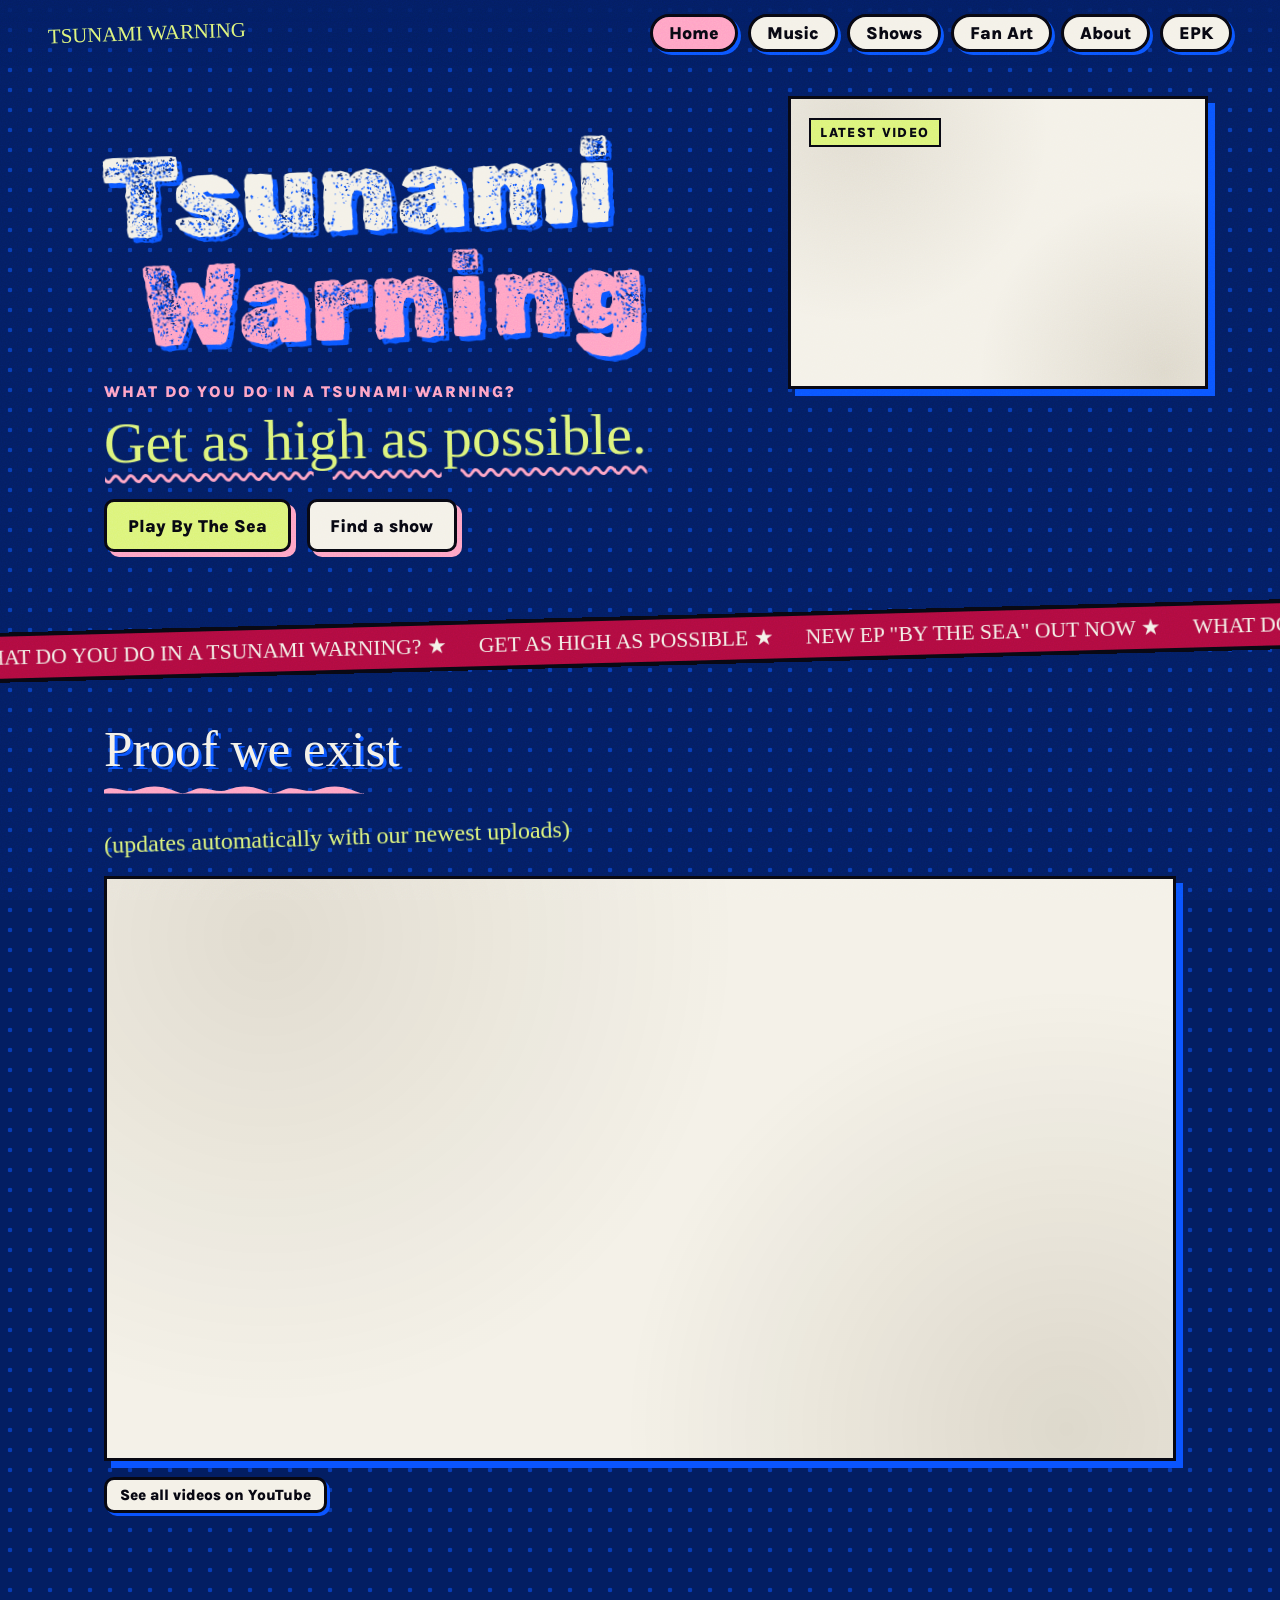
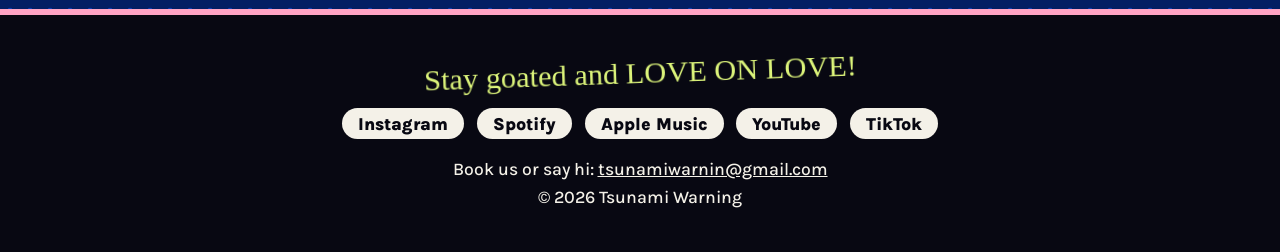
<file: index.html>
<!DOCTYPE html>
<html lang="en">
<head>
<meta charset="utf-8">
<script>(function(){try{if(sessionStorage.getItem('tw-wave')){document.documentElement.className+=' wave-seen'}else{sessionStorage.setItem('tw-wave','1')}}catch(e){}})();</script>

<meta name="viewport" content="width=device-width, initial-scale=1">
<title>Tsunami Warning</title>
<meta name="description" content="Tsunami Warning: indie rock from Merced, CA. What do you do in a Tsunami Warning? Get as high as possible.">
<link rel="preconnect" href="https://fonts.googleapis.com">
<link rel="preconnect" href="https://fonts.gstatic.com" crossorigin>
<link href="https://fonts.googleapis.com/css2?family=Karla:wght@500;700;800&family=Permanent+Marker&family=Rubik+Dirt&display=swap" rel="stylesheet">
<link rel="icon" href="images/logo.png">
<link rel="apple-touch-icon" href="images/logo.png">
<link rel="stylesheet" href="style.css">
</head>
<body>
<div class="wash" aria-hidden="true"><div class="layer"></div><div class="layer"></div><div class="layer"></div></div>
<nav><a class="brand" href="index.html">TSUNAMI WARNING</a><ul><li><a href="index.html" aria-current="page">Home</a></li><li><a href="music.html">Music</a></li><li><a href="shows.html">Shows</a></li><li><a href="fanart.html">Fan Art</a></li><li><a href="about.html">About</a></li><li><a href="epk.html">EPK</a></li></ul></nav>
<main>
<header class="hero">
<div class="hero-right">
<img class="logo in" style="--t:1.4s;--r:4deg" src="images/logo.png" alt="Tsunami Warning logo">
</div>
<div class="now-playing in card" style="--t:1.7s"><span class="tag">Latest video</span><iframe src="https://www.youtube-nocookie.com/embed/videoseries?list=UUE-HklL0IFiiu_O0MkKkJVg&autoplay=1&mute=1&loop=1&controls=0" title="Tsunami Warning latest video" loading="lazy" allow="autoplay" allowfullscreen></iframe></div>
<h1 class="title in" style="--t:1.6s;--r:-2deg">Tsunami<span>Warning</span></h1>
<p class="ask in" style="--t:1.9s">What do you do in a Tsunami Warning?</p>
<p class="answer in" style="--t:2.1s;--r:-1deg">Get as high as possible.</p>
<div class="cta in" style="--t:2.3s"><a class="btn main" href="https://open.spotify.com/album/40X7gKeDRoqNjolIOb6pKO">Play By The Sea</a><a class="btn" href="shows.html">Find a show</a></div>
</header>
<div class="ticker" aria-hidden="true"><div class="track"><span>WHAT DO YOU DO IN A TSUNAMI WARNING? ★</span><span>GET AS HIGH AS POSSIBLE ★</span><span>NEW EP "BY THE SEA" OUT NOW ★</span><span>WHAT DO YOU DO IN A TSUNAMI WARNING? ★</span><span>GET AS HIGH AS POSSIBLE ★</span><span>NEW EP "BY THE SEA" OUT NOW ★</span></div></div>
<section><h2>Proof we exist</h2><span class="note" style="margin:-1rem 0 1.5rem">(updates automatically with our newest uploads)</span>
<div class="card vids-wide"><iframe src="https://www.youtube-nocookie.com/embed/videoseries?list=UUE-HklL0IFiiu_O0MkKkJVg" title="Tsunami Warning videos" loading="lazy" allowfullscreen></iframe></div>
<p style="margin-top:1rem"><a class="btn sm" href="https://www.youtube.com/@TsunamiWarnin/videos">See all videos on YouTube</a></p>
</section>
</main>
<footer>
<p class="note">Stay goated and LOVE ON LOVE!</p>
<div class="links"><a href="https://www.instagram.com/tsunamiwarningtheband">Instagram</a><a href="https://open.spotify.com/artist/2QBgW9PXVuxDVkSPlu98FF">Spotify</a><a href="https://music.apple.com/us/artist/tsunami-warning/1739964219">Apple Music</a><a href="https://www.youtube.com/@TsunamiWarnin">YouTube</a><a href="https://www.tiktok.com/@tsunamiwarningtheband">TikTok</a></div>
<p>Book us or say hi: <a href="mailto:tsunamiwarnin@gmail.com">tsunamiwarnin@gmail.com</a></p>
<p>&copy; 2026 Tsunami Warning</p>
</footer>

</body>
</html>
</file>
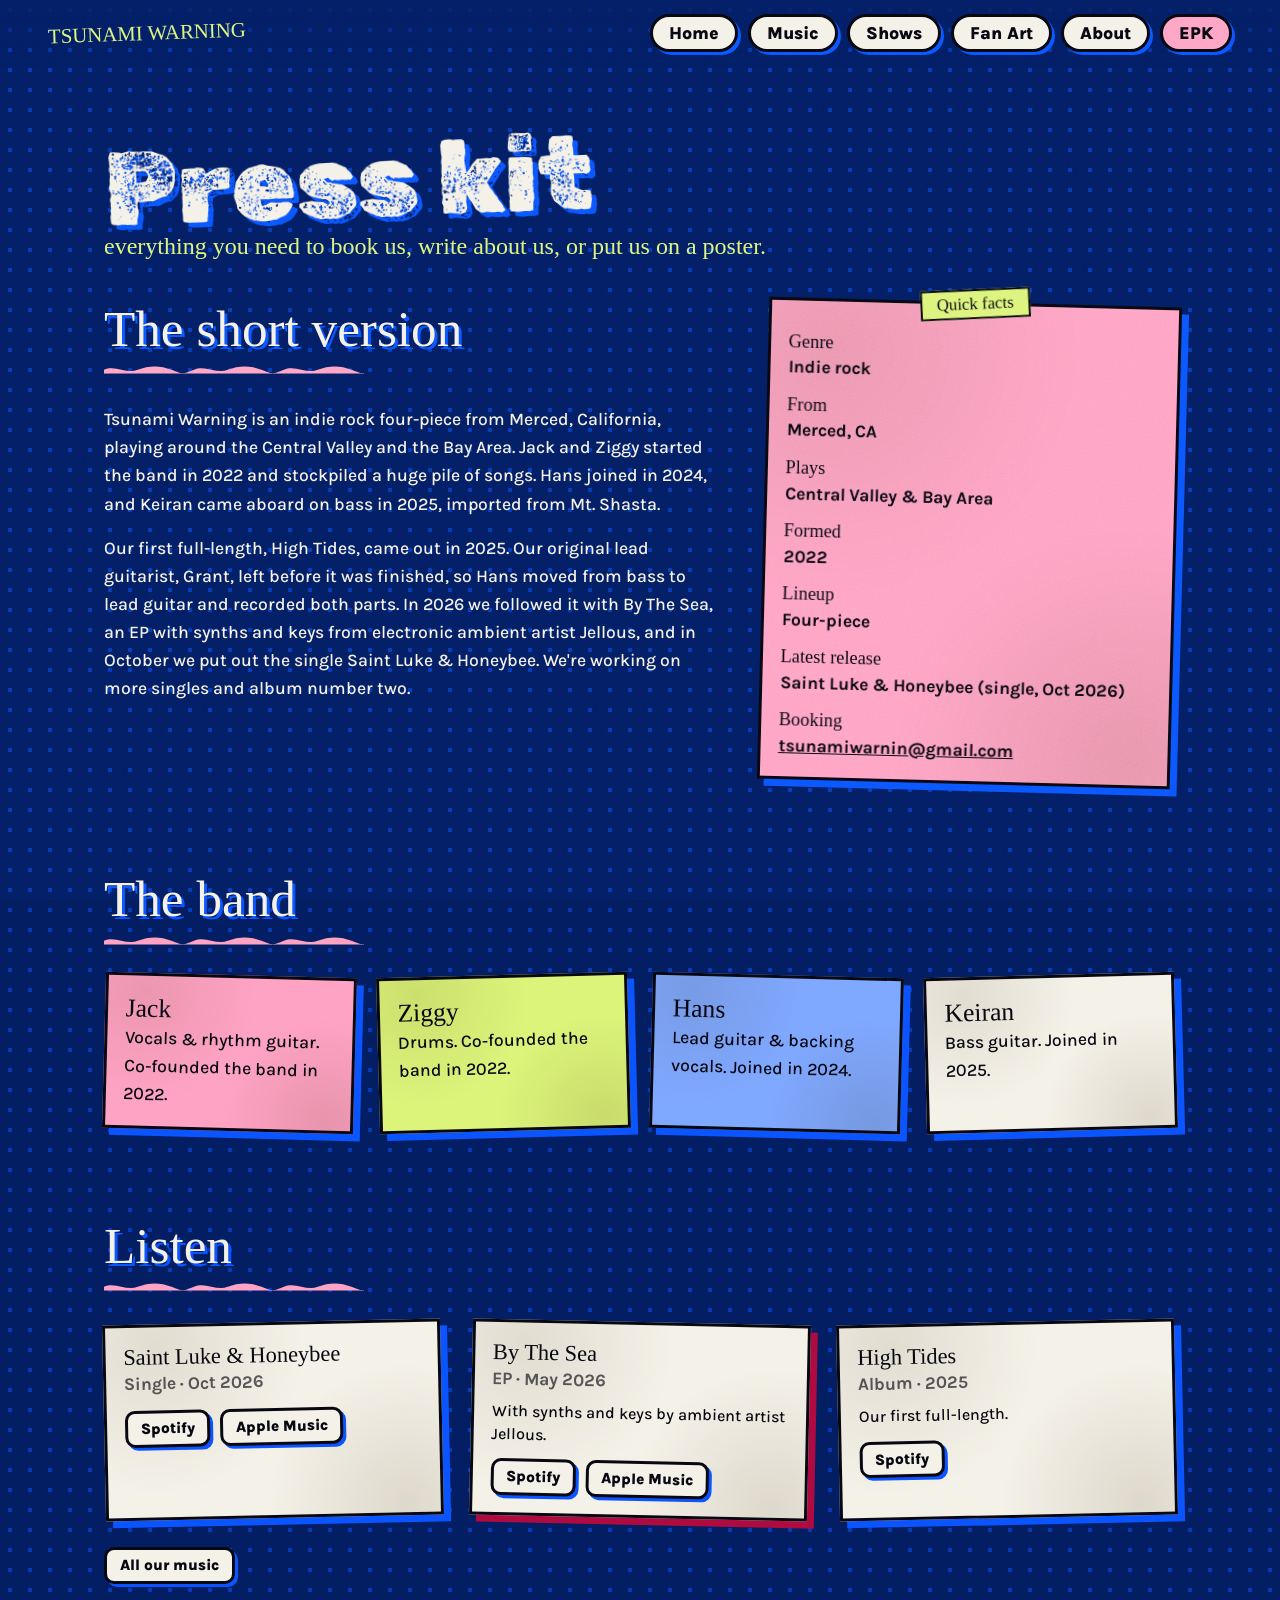
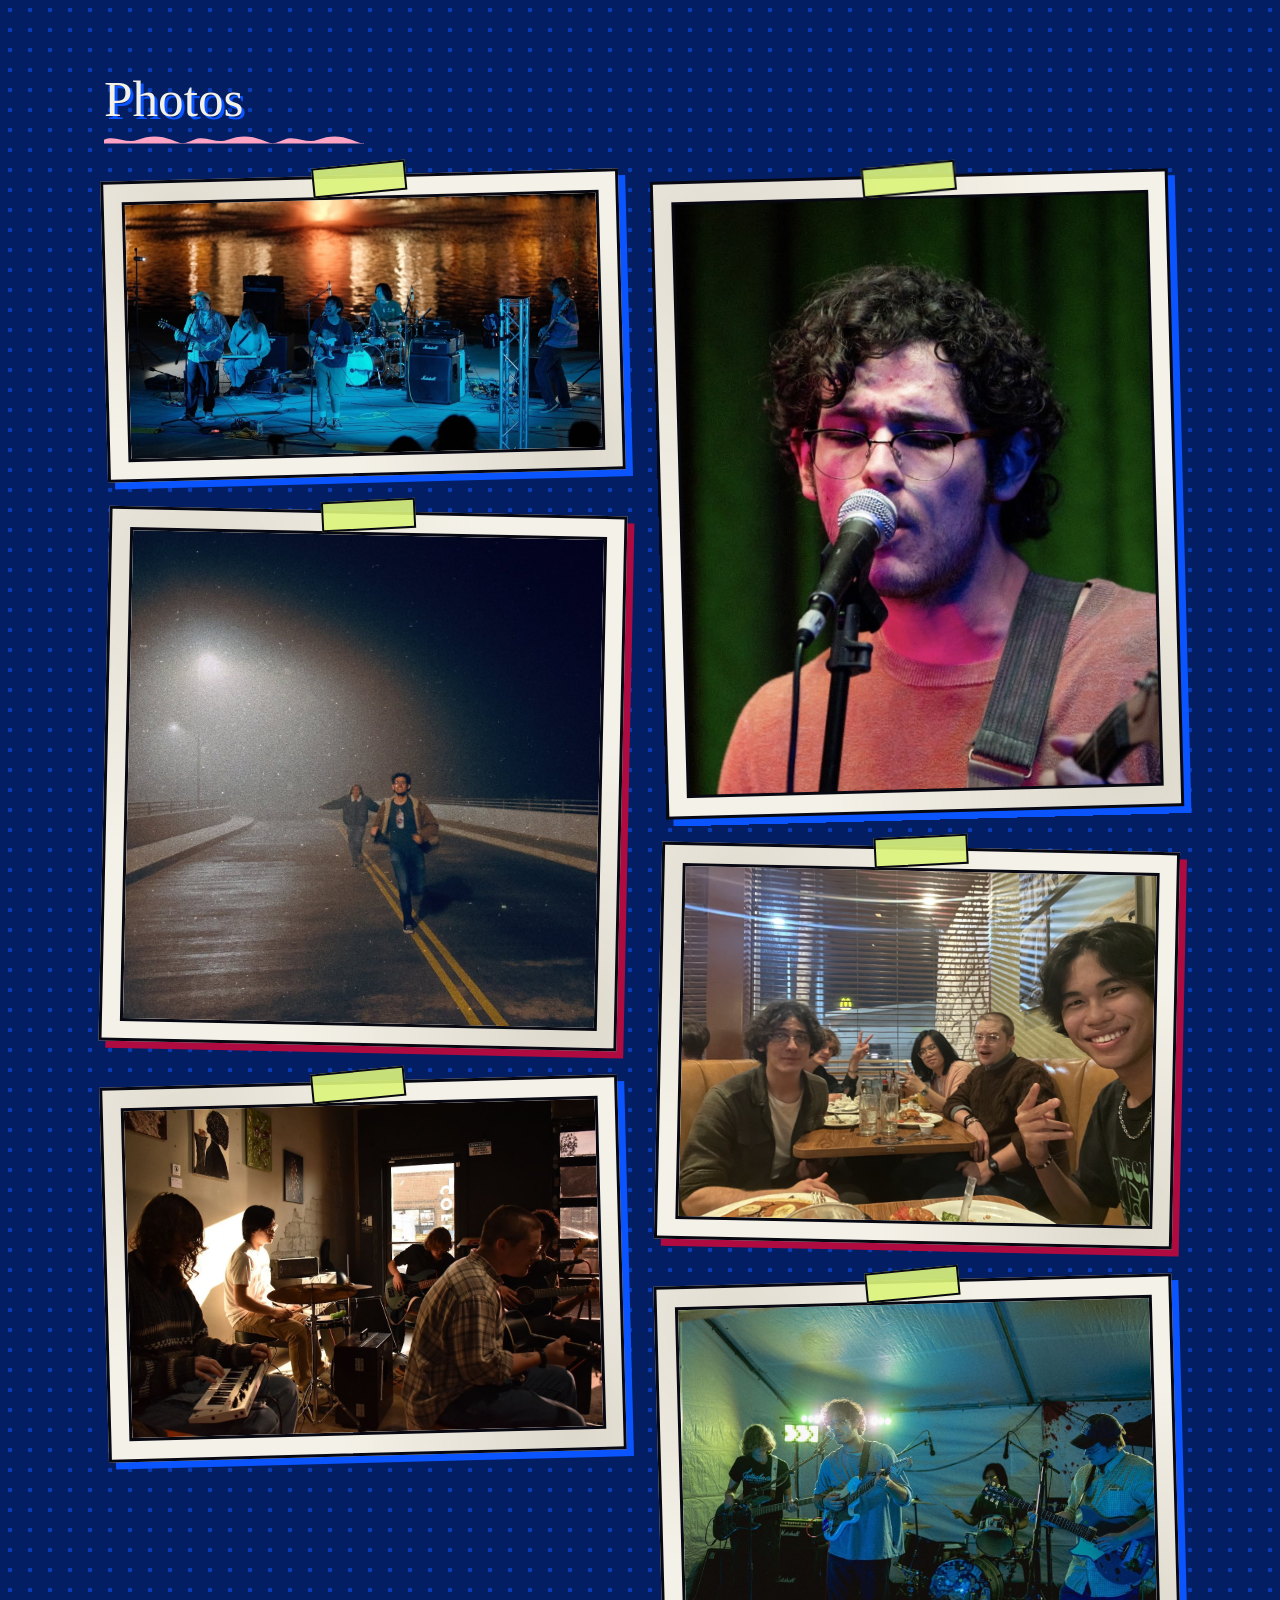
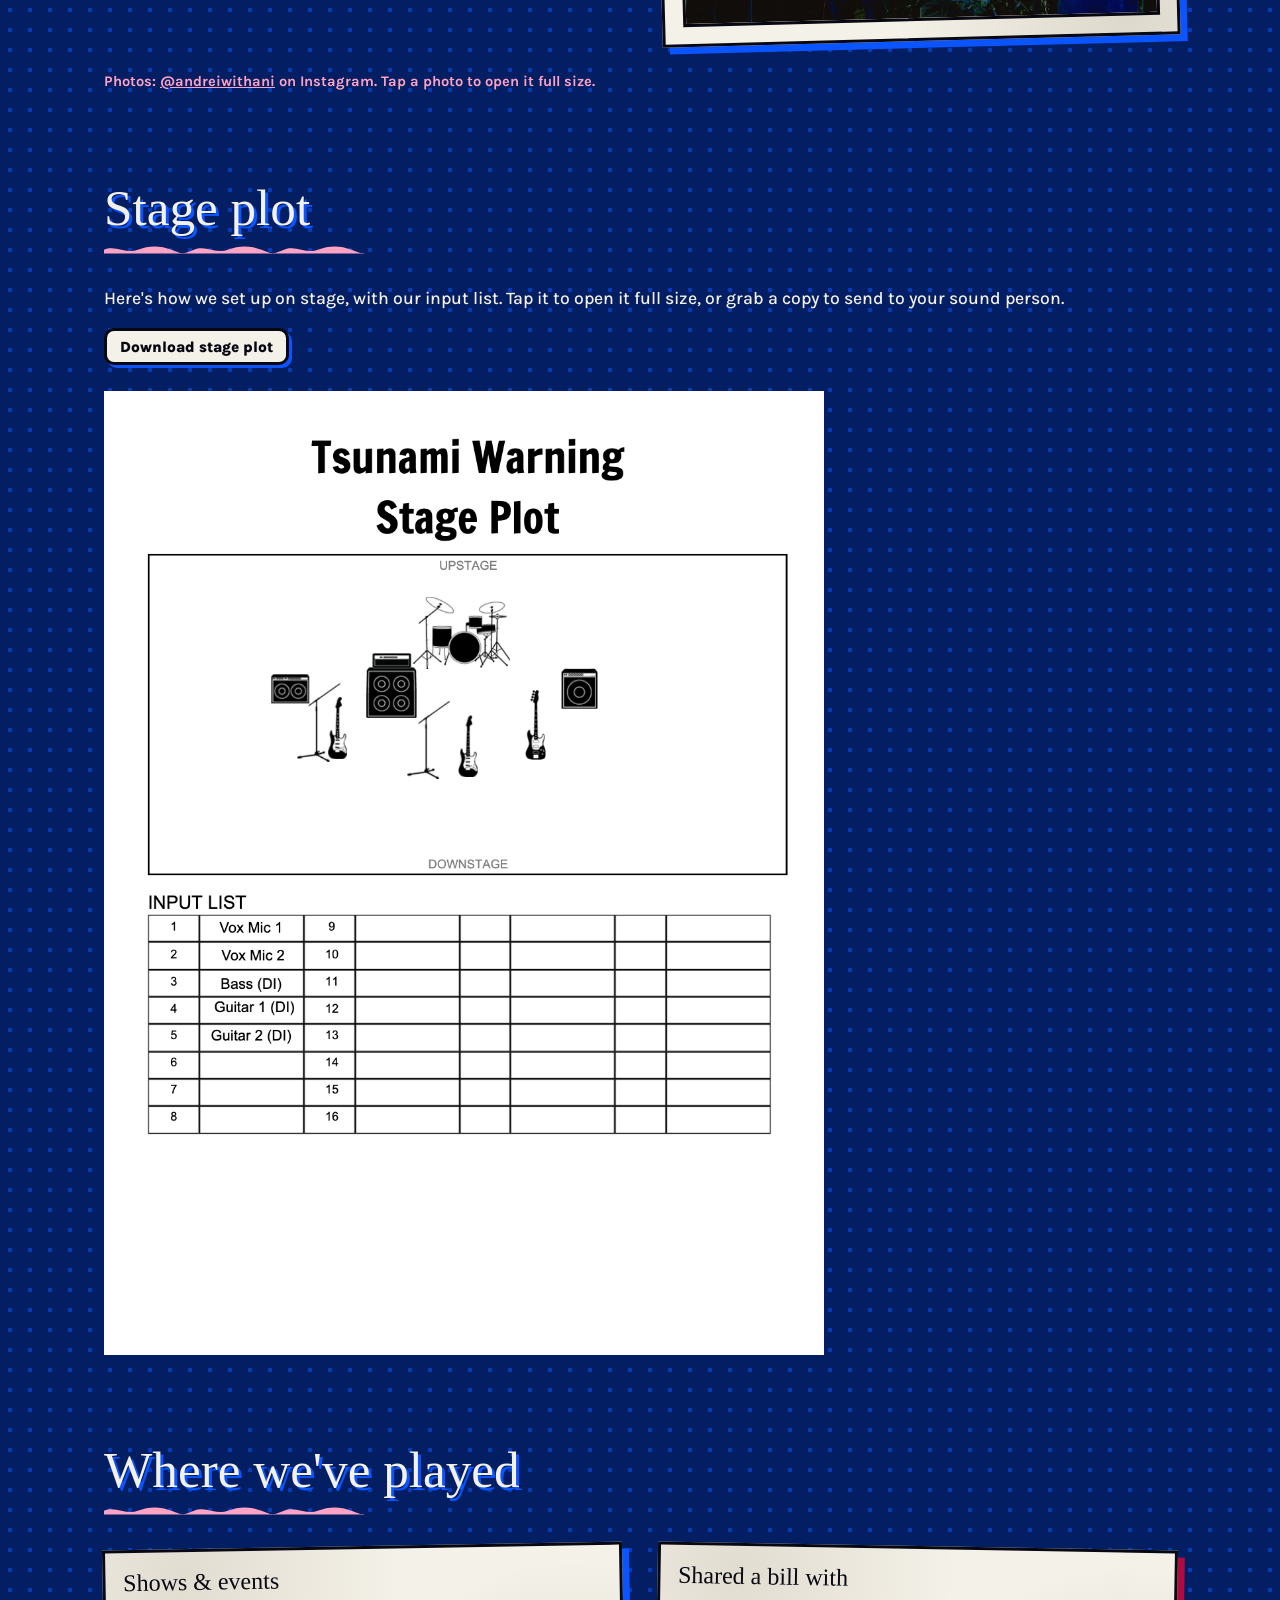
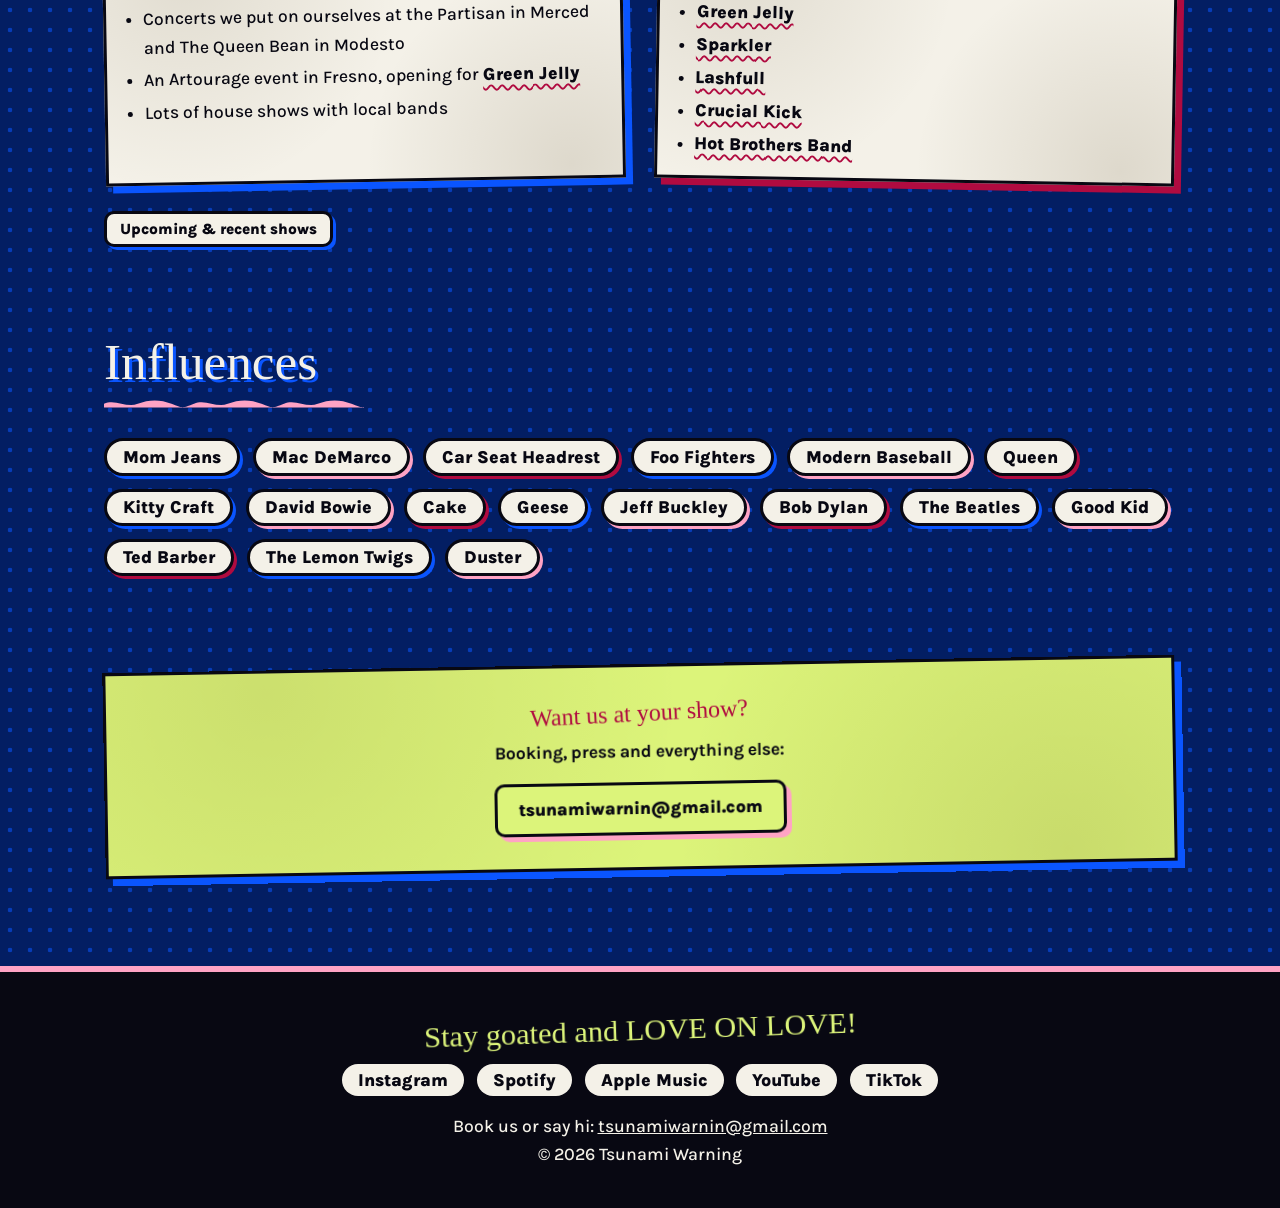
<file: epk.html>
<!DOCTYPE html>
<html lang="en">
<head>
<meta charset="utf-8">
<script>(function(){try{if(sessionStorage.getItem('tw-wave')){document.documentElement.className+=' wave-seen'}else{sessionStorage.setItem('tw-wave','1')}}catch(e){}})();</script>

<meta name="viewport" content="width=device-width, initial-scale=1">
<title>EPK | Tsunami Warning</title>
<meta name="description" content="Tsunami Warning press kit: bio, band photos, stage plot and booking info for the indie rock band from Merced, CA.">
<link rel="preconnect" href="https://fonts.googleapis.com">
<link rel="preconnect" href="https://fonts.gstatic.com" crossorigin>
<link href="https://fonts.googleapis.com/css2?family=Karla:wght@500;700;800&family=Permanent+Marker&family=Rubik+Dirt&display=swap" rel="stylesheet">
<link rel="icon" href="images/logo.png">
<link rel="apple-touch-icon" href="images/logo.png">
<link rel="stylesheet" href="style.css">
</head>
<body>
<div class="wash" aria-hidden="true"><div class="layer"></div><div class="layer"></div><div class="layer"></div></div>
<nav><a class="brand" href="index.html">TSUNAMI WARNING</a><ul><li><a href="index.html">Home</a></li><li><a href="music.html">Music</a></li><li><a href="shows.html">Shows</a></li><li><a href="fanart.html">Fan Art</a></li><li><a href="about.html">About</a></li><li><a href="epk.html" aria-current="page">EPK</a></li></ul></nav>
<main>
<div class="page-head"><h1 class="in" style="--r:-2deg">Press kit</h1><span class="note in" style="--t:2s;margin-top:.5rem">everything you need to book us, write about us, or put us on a poster.</span></div>

<section class="about">
<div>
<h2>The short version</h2>
<p>Tsunami Warning is an indie rock four-piece from Merced, California, playing around the Central Valley and the Bay Area. Jack and Ziggy started the band in 2022 and stockpiled a huge pile of songs. Hans joined in 2024, and Keiran came aboard on bass in 2025, imported from Mt. Shasta.</p>
<p>Our first full-length, High Tides, came out in 2025. Our original lead guitarist, Grant, left before it was finished, so Hans moved from bass to lead guitar and recorded both parts. In 2026 we followed it with By The Sea, an EP with synths and keys from electronic ambient artist Jellous, and in October we put out the single Saint Luke &amp; Honeybee. We're working on more singles and album number two.</p>
</div>
<aside class="card facts"><span class="tape">Quick facts</span>
<dl>
<dt>Genre</dt><dd>Indie rock</dd>
<dt>From</dt><dd>Merced, CA</dd>
<dt>Plays</dt><dd>Central Valley &amp; Bay Area</dd>
<dt>Formed</dt><dd>2022</dd>
<dt>Lineup</dt><dd>Four-piece</dd>
<dt>Latest release</dt><dd>Saint Luke &amp; Honeybee (single, Oct 2026)</dd>
<dt>Booking</dt><dd><a href="mailto:tsunamiwarnin@gmail.com">tsunamiwarnin@gmail.com</a></dd>
</dl>
</aside>
</section>

<section>
<h2>The band</h2>
<ul class="members lineup">
<li class="card"><b>Jack</b>Vocals &amp; rhythm guitar. Co-founded the band in 2022.</li>
<li class="card"><b>Ziggy</b>Drums. Co-founded the band in 2022.</li>
<li class="card"><b>Hans</b>Lead guitar &amp; backing vocals. Joined in 2024.</li>
<li class="card"><b>Keiran</b>Bass guitar. Joined in 2025.</li>
</ul>
</section>

<section>
<h2>Listen</h2>
<ul class="discog">
<li class="card"><b>Saint Luke &amp; Honeybee</b><span>Single · Oct 2026</span><div class="links"><a class="btn sm" href="https://open.spotify.com/album/3IW6Vqvko6P6t7xyDRUpTV">Spotify</a><a class="btn sm" href="https://music.apple.com/us/album/saint-luke-and-honeybee-single/6813799902">Apple Music</a></div></li>
<li class="card"><b>By The Sea</b><span>EP · May 2026</span><p>With synths and keys by ambient artist Jellous.</p><div class="links"><a class="btn sm" href="https://open.spotify.com/album/40X7gKeDRoqNjolIOb6pKO">Spotify</a><a class="btn sm" href="https://music.apple.com/us/artist/tsunami-warning/1739964219">Apple Music</a></div></li>
<li class="card"><b>High Tides</b><span>Album · 2025</span><p>Our first full-length.</p><div class="links"><a class="btn sm" href="https://open.spotify.com/artist/2QBgW9PXVuxDVkSPlu98FF">Spotify</a></div></li>
</ul>
<p style="margin-top:1.8rem"><a class="btn sm" href="music.html">All our music</a></p>
</section>

<section>
<h2>Photos</h2>
<div class="photos">
<div>
<figure class="shot card"><a href="images/epk/band-1.jpg" target="_blank" rel="noopener"><div class="art" data-label="Band photo 1"><img src="images/epk/band-1.jpg" width="1280" height="690" alt="Tsunami Warning playing live on a stage beside a lake at night" loading="lazy" onerror="this.closest('.art').classList.add('noart')"></div></a></figure>
<figure class="shot card"><a href="images/epk/band-2.jpg" target="_blank" rel="noopener"><div class="art" data-label="Band photo 2"><img src="images/epk/band-2.jpg" width="1256" height="1301" alt="Two people running down a foggy road at night" loading="lazy" onerror="this.closest('.art').classList.add('noart')"></div></a></figure>
<figure class="shot card"><a href="images/epk/band-3.jpg" target="_blank" rel="noopener"><div class="art" data-label="Band photo 3"><img src="images/epk/band-3.jpg" width="1280" height="890" alt="The band playing in a sunlit coffee shop" loading="lazy" onerror="this.closest('.art').classList.add('noart')"></div></a></figure>
</div>
<div>
<figure class="shot card tall"><a href="images/epk/band-4.jpg" target="_blank" rel="noopener"><div class="art" data-label="Band photo 4"><img src="images/epk/band-4.jpg" width="750" height="1542" alt="Close-up of a singer and guitarist at the mic in front of a green curtain" loading="lazy" onerror="this.closest('.art').classList.add('noart')"></div></a></figure>
<figure class="shot card"><a href="images/epk/band-5.jpg" target="_blank" rel="noopener"><div class="art" data-label="Band photo 5"><img src="images/epk/band-5.jpg" width="1280" height="951" alt="Band members posing at a diner table" loading="lazy" onerror="this.closest('.art').classList.add('noart')"></div></a></figure>
<figure class="shot card"><a href="images/epk/band-6.jpg" target="_blank" rel="noopener"><div class="art" data-label="Band photo 6"><img src="images/epk/band-6.jpg" width="1280" height="853" alt="The band playing under a tent with colored stage lights" loading="lazy" onerror="this.closest('.art').classList.add('noart')"></div></a></figure>
</div>
</div>
<small class="credit" style="display:block;margin-top:1.8rem">Photos: <a href="https://www.instagram.com/andreiwithani/">@andreiwithani</a> on Instagram. Tap a photo to open it full size.</small>
</section>

<section>
<h2>Stage plot</h2>
<p>Here's how we set up on stage, with our input list. Tap it to open it full size, or grab a copy to send to your sound person.</p>
<p style="margin:1rem 0 1.6rem"><a class="btn sm" href="images/epk/stage-plot.png" download="tsunami-warning-stage-plot.png">Download stage plot</a></p>
<a class="plot" href="images/epk/stage-plot.png" target="_blank" rel="noopener"><img src="images/epk/stage-plot.png" width="1087" height="1456" alt="Tsunami Warning stage plot and input list: drums at the back, two guitars and a bass up front, two vocal mics" loading="lazy"></a>
</section>

<section>
<h2>Where we've played</h2>
<div class="played">
<div class="card"><h3>Shows &amp; events</h3><ul>
<li>Concerts we put on ourselves at the Partisan in Merced and The Queen Bean in Modesto</li>
<li>An Artourage event in Fresno, opening for <a href="https://www.instagram.com/greenjelly_official/" target="_blank" rel="noopener">Green Jelly</a></li>
<li>Lots of house shows with local bands</li>
</ul></div>
<div class="card"><h3>Shared a bill with</h3><ul>
<li><a href="https://www.instagram.com/greenjelly_official/" target="_blank" rel="noopener">Green Jelly</a></li>
<li><a href="https://www.instagram.com/sparkler.band/" target="_blank" rel="noopener">Sparkler</a></li>
<li><a href="https://www.instagram.com/lashfull.ca/" target="_blank" rel="noopener">Lashfull</a></li>
<li><a href="https://www.instagram.com/crucialkick/" target="_blank" rel="noopener">Crucial Kick</a></li>
<li><a href="https://www.instagram.com/hotbrothersband/" target="_blank" rel="noopener">Hot Brothers Band</a></li>
</ul></div>
</div>
<p style="margin-top:1.8rem"><a class="btn sm" href="shows.html">Upcoming &amp; recent shows</a></p>
</section>

<section>
<h2>Influences</h2>
<ul class="chips">
<li>Mom Jeans</li><li>Mac DeMarco</li><li>Car Seat Headrest</li><li>Foo Fighters</li><li>Modern Baseball</li><li>Queen</li><li>Kitty Craft</li><li>David Bowie</li><li>Cake</li><li>Geese</li><li>Jeff Buckley</li><li>Bob Dylan</li><li>The Beatles</li><li>Good Kid</li><li>Ted Barber</li><li>The Lemon Twigs</li><li>Duster</li>
</ul>
</section>

<section>
<div class="card book"><span class="note">Want us at your show?</span>
<p>Booking, press and everything else:</p>
<p><a class="btn main" href="mailto:tsunamiwarnin@gmail.com">tsunamiwarnin@gmail.com</a></p></div>
</section>
</main>
<footer>
<p class="note">Stay goated and LOVE ON LOVE!</p>
<div class="links"><a href="https://www.instagram.com/tsunamiwarningtheband">Instagram</a><a href="https://open.spotify.com/artist/2QBgW9PXVuxDVkSPlu98FF">Spotify</a><a href="https://music.apple.com/us/artist/tsunami-warning/1739964219">Apple Music</a><a href="https://www.youtube.com/@TsunamiWarnin">YouTube</a><a href="https://www.tiktok.com/@tsunamiwarningtheband">TikTok</a></div>
<p>Book us or say hi: <a href="mailto:tsunamiwarnin@gmail.com">tsunamiwarnin@gmail.com</a></p>
<p>&copy; 2026 Tsunami Warning</p>
</footer>
</body>
</html>
</file>
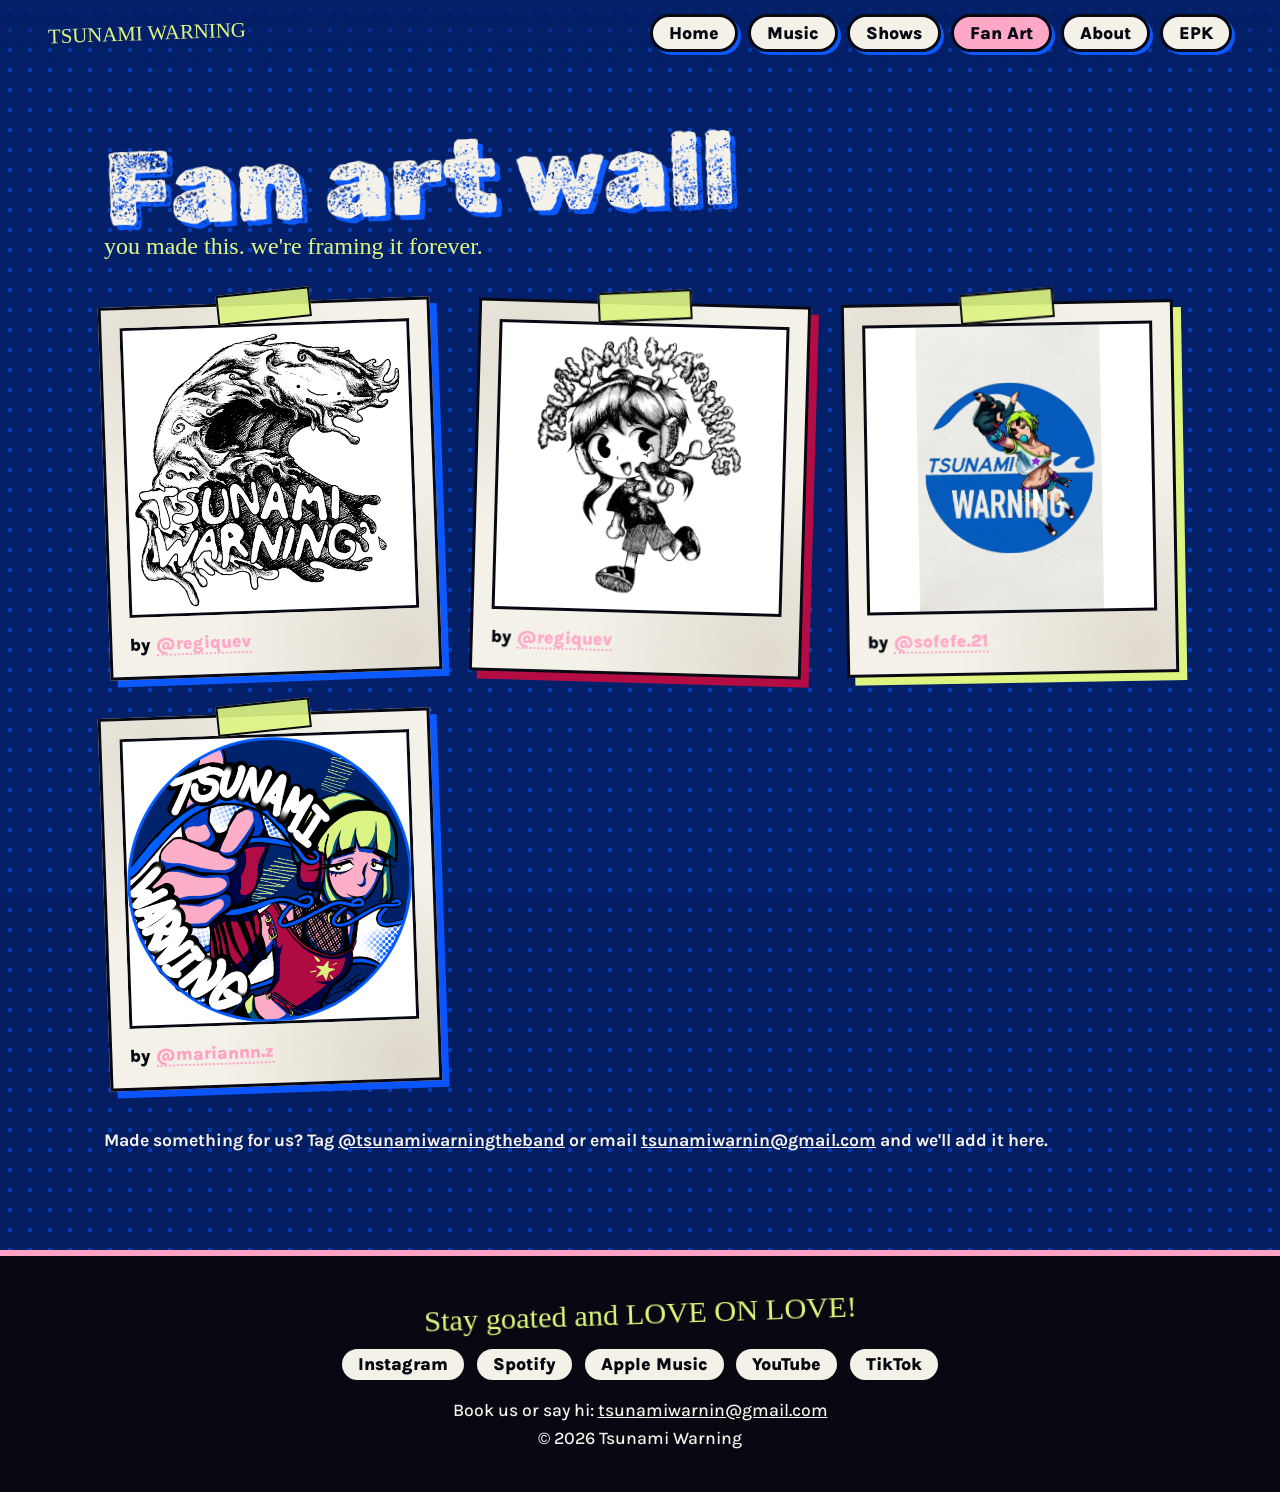
<file: fanart.html>
<!DOCTYPE html>
<html lang="en">
<head>
<meta charset="utf-8">
<script>(function(){try{if(sessionStorage.getItem('tw-wave')){document.documentElement.className+=' wave-seen'}else{sessionStorage.setItem('tw-wave','1')}}catch(e){}})();</script>

<meta name="viewport" content="width=device-width, initial-scale=1">
<title>Fan Art | Tsunami Warning</title>
<meta name="description" content="Fan art of Tsunami Warning, made by our friends.">
<link rel="preconnect" href="https://fonts.googleapis.com">
<link rel="preconnect" href="https://fonts.gstatic.com" crossorigin>
<link href="https://fonts.googleapis.com/css2?family=Karla:wght@500;700;800&family=Permanent+Marker&family=Rubik+Dirt&display=swap" rel="stylesheet">
<link rel="icon" href="images/logo.png">
<link rel="apple-touch-icon" href="images/logo.png">
<link rel="stylesheet" href="style.css">
</head>
<body>
<div class="wash" aria-hidden="true"><div class="layer"></div><div class="layer"></div><div class="layer"></div></div>
<nav><a class="brand" href="index.html">TSUNAMI WARNING</a><ul><li><a href="index.html">Home</a></li><li><a href="music.html">Music</a></li><li><a href="shows.html">Shows</a></li><li><a href="fanart.html" aria-current="page">Fan Art</a></li><li><a href="about.html">About</a></li><li><a href="epk.html">EPK</a></li></ul></nav>
<main>
<div class="page-head"><h1 class="in" style="--r:-2deg">Fan art wall</h1><span class="note in" style="--t:2s;margin-top:.5rem">you made this. we're framing it forever.</span></div>
<section>
<div class="gallery">
<figure class="frame card">
  <img src="images/fanart/regiquev-1.png" alt="Tsunami Warning fan art, wave and logo lettering" loading="lazy">
  <figcaption class="credit">by <a href="https://www.instagram.com/regiquev/?hl=en">@regiquev</a></figcaption>
</figure>
<figure class="frame card">
  <img src="images/fanart/regiquev-2.png" alt="Tsunami Warning fan art, character illustration" loading="lazy">
  <figcaption class="credit">by <a href="https://www.instagram.com/regiquev/?hl=en">@regiquev</a></figcaption>
</figure>
<figure class="frame card">
  <img src="images/fanart/sofefe-1.png" alt="Tsunami Warning fan art, colored character illustration" loading="lazy">
  <figcaption class="credit">by <a href="https://www.instagram.com/sofefe.21/?hl=en">@sofefe.21</a></figcaption>
</figure>
<figure class="frame card">
  <img src="images/fanart/mariannnz-1.png" alt="Tsunami Warning logo illustration" loading="lazy">
  <figcaption class="credit">by <a href="https://www.instagram.com/mariannn.z/?hl=en">@mariannn.z</a></figcaption>
</figure>
</div>
<p style="margin-top:2.5rem;font-weight:700">Made something for us? Tag <a href="https://www.instagram.com/tsunamiwarningtheband">@tsunamiwarningtheband</a> or email <a href="mailto:tsunamiwarnin@gmail.com">tsunamiwarnin@gmail.com</a> and we'll add it here.</p>
</section>
</main>
<footer>
<p class="note">Stay goated and LOVE ON LOVE!</p>
<div class="links"><a href="https://www.instagram.com/tsunamiwarningtheband">Instagram</a><a href="https://open.spotify.com/artist/2QBgW9PXVuxDVkSPlu98FF">Spotify</a><a href="https://music.apple.com/us/artist/tsunami-warning/1739964219">Apple Music</a><a href="https://www.youtube.com/@TsunamiWarnin">YouTube</a><a href="https://www.tiktok.com/@tsunamiwarningtheband">TikTok</a></div>
<p>Book us or say hi: <a href="mailto:tsunamiwarnin@gmail.com">tsunamiwarnin@gmail.com</a></p>
<p>&copy; 2026 Tsunami Warning</p>
</footer>
</body>
</html>
</file>
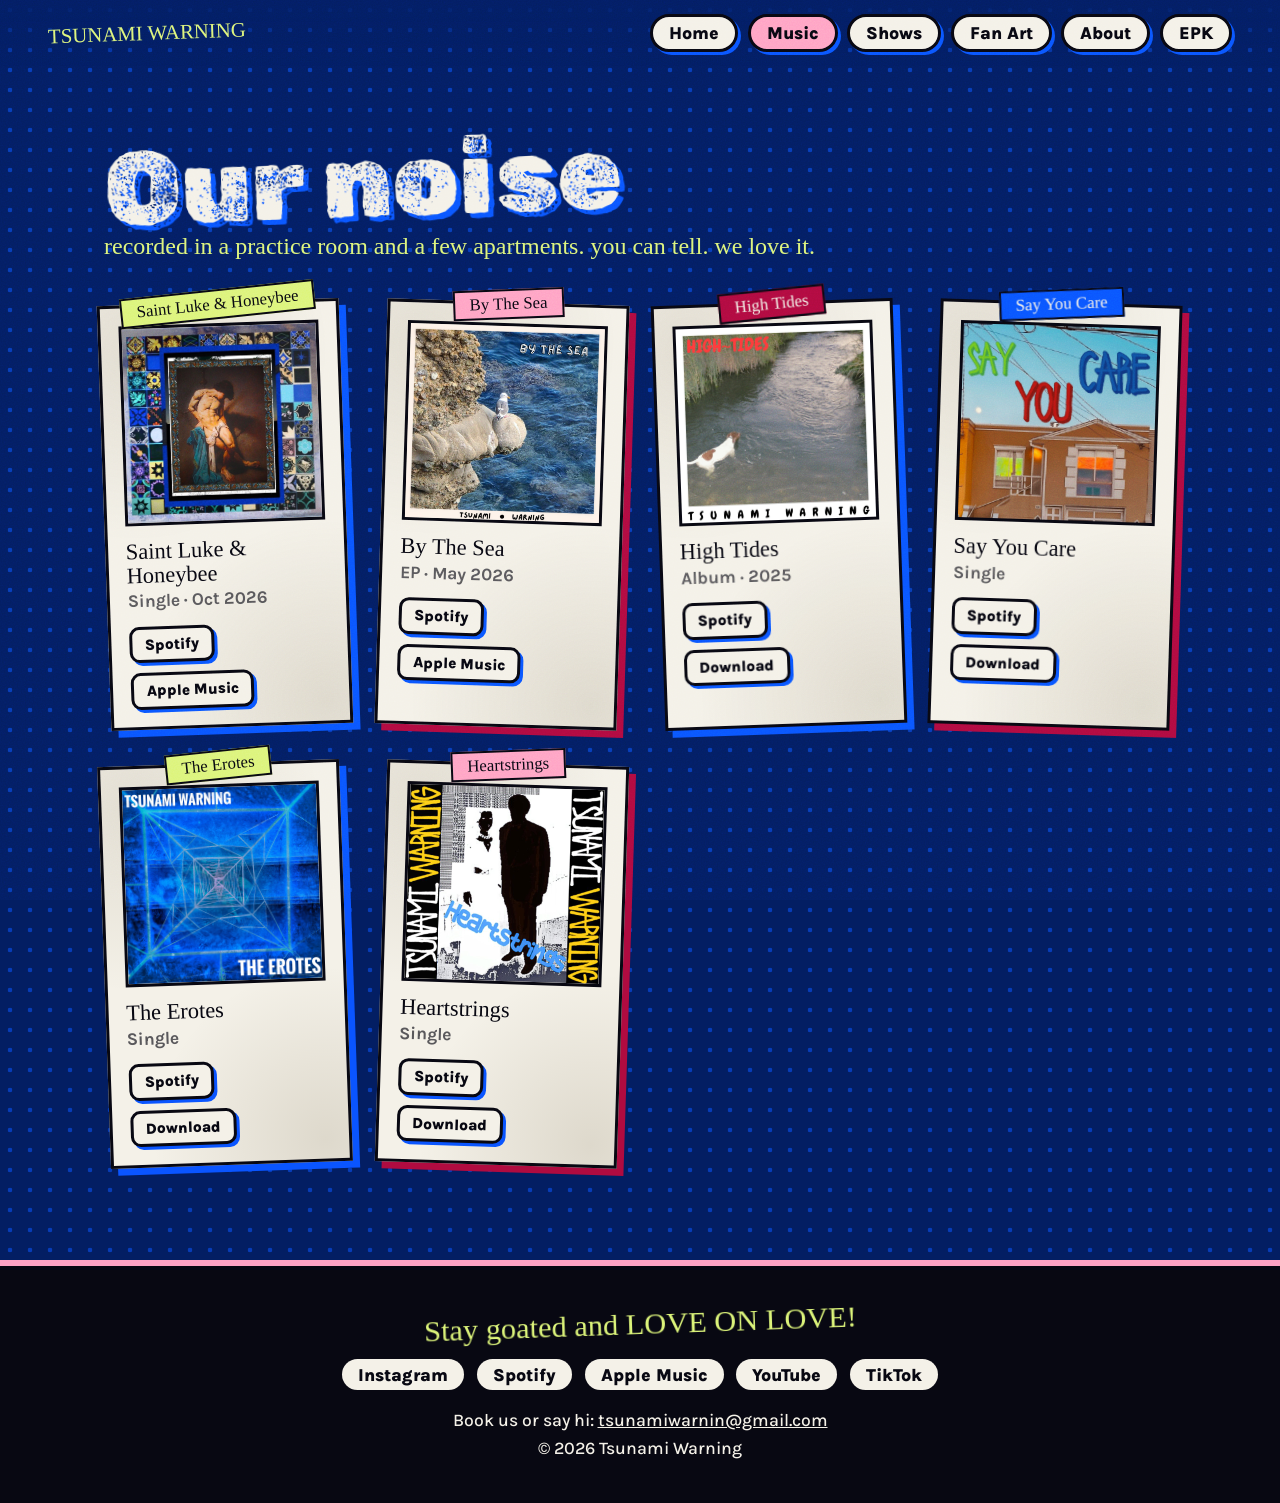
<file: music.html>
<!DOCTYPE html>
<html lang="en">
<head>
<meta charset="utf-8">
<script>(function(){try{if(sessionStorage.getItem('tw-wave')){document.documentElement.className+=' wave-seen'}else{sessionStorage.setItem('tw-wave','1')}}catch(e){}})();</script>

<meta name="viewport" content="width=device-width, initial-scale=1">
<title>Music | Tsunami Warning</title>
<meta name="description" content="Tsunami Warning: indie rock from Merced, CA. What do you do in a Tsunami Warning? Get as high as possible.">
<link rel="preconnect" href="https://fonts.googleapis.com">
<link rel="preconnect" href="https://fonts.gstatic.com" crossorigin>
<link href="https://fonts.googleapis.com/css2?family=Karla:wght@500;700;800&family=Permanent+Marker&family=Rubik+Dirt&display=swap" rel="stylesheet">
<link rel="icon" href="images/logo.png">
<link rel="apple-touch-icon" href="images/logo.png">
<link rel="stylesheet" href="style.css">
</head>
<body>
<div class="wash" aria-hidden="true"><div class="layer"></div><div class="layer"></div><div class="layer"></div></div>
<nav><a class="brand" href="index.html">TSUNAMI WARNING</a><ul><li><a href="index.html">Home</a></li><li><a href="music.html" aria-current="page">Music</a></li><li><a href="shows.html">Shows</a></li><li><a href="fanart.html">Fan Art</a></li><li><a href="about.html">About</a></li><li><a href="epk.html">EPK</a></li></ul></nav>
<main>
<div class="page-head"><h1 class="in" style="--r:-2deg">Our noise</h1><span class="note in" style="--t:2s;margin-top:.5rem">recorded in a practice room and a few apartments. you can tell. we love it.</span></div>
<section><div class="releases">
<article class="rel card"><div class="tape">Saint Luke &amp; Honeybee</div><div class="art" data-label="Saint Luke &amp; Honeybee"><img src="images/saint-luke-honeybee.jpg" alt="Saint Luke &amp; Honeybee cover art" loading="lazy" onerror="if(this.dataset.fallback){this.src=this.dataset.fallback;this.dataset.fallback=''}else{this.closest('.art').classList.add('noart')}"></div><h3>Saint Luke &amp; Honeybee</h3><p>Single · Oct 2026</p><div class="links"><a class="btn sm" href="https://open.spotify.com/album/3IW6Vqvko6P6t7xyDRUpTV">Spotify</a><a class="btn sm" href="https://music.apple.com/us/album/saint-luke-and-honeybee-single/6813799902">Apple Music</a></div></article>
<article class="rel card"><div class="tape">By The Sea</div><div class="art" data-label="By The Sea"><img src="images/by-the-sea.jpg" data-fallback="https://lh7-us.googleusercontent.com/sitesv-images-rt/AMxu72s8mBiOSd2sO5vFsjTPOsNsiNE5VjGWQAq_gx4zihrwQ3v3ClAx2yuiVbDRSa9QV_4UVtYJeGEBS4u-APOSz8OhdbBdBnxs9IagfJQu6e64zN2btSv1HjDQYHI3rvo5xbDy8C3WxaNJBbKr3eOTwcL0vNW-anJyae--HF_DdOJAra739s5RC5gXsP0B2b4=w1280" alt="By The Sea cover art" loading="lazy" onerror="if(this.dataset.fallback){this.src=this.dataset.fallback;this.dataset.fallback=''}else{this.closest('.art').classList.add('noart')}"></div><h3>By The Sea</h3><p>EP · May 2026</p><div class="links"><a class="btn sm" href="https://open.spotify.com/album/40X7gKeDRoqNjolIOb6pKO">Spotify</a><a class="btn sm" href="https://music.apple.com/us/artist/tsunami-warning/1739964219">Apple Music</a></div></article>
<article class="rel card"><div class="tape">High Tides</div><div class="art" data-label="High Tides"><img src="images/high-tides.jpg" data-fallback="https://lh7-us.googleusercontent.com/sitesv-images-rt/AMxu72voimjpu8i8Zx26Nk0a9D9p_MRU317KKKZAsqXkfbBw07MzFHwqjJ2EnKMmLpxCQmqMoI1qqecAtuiwsNGkVAiZShGO8zrw8ycAAVIw26Zbg7xijtrXc0Cup1HbRF2Gy4p208z3wcP0hmoQ3JUcNCK-JqVgwBM6C3Z51S08EuagPE-duIVEZ0hGYug2=w1280" alt="High Tides cover art" loading="lazy" onerror="if(this.dataset.fallback){this.src=this.dataset.fallback;this.dataset.fallback=''}else{this.closest('.art').classList.add('noart')}"></div><h3>High Tides</h3><p>Album · 2025</p><div class="links"><a class="btn sm" href="https://open.spotify.com/artist/2QBgW9PXVuxDVkSPlu98FF">Spotify</a><a class="btn sm" href="https://drive.google.com/drive/folders/1aHP4udnmR9QrKNd5fiQOmnMJjEcXgBPp?usp=sharing">Download</a></div></article>
<article class="rel card"><div class="tape">Say You Care</div><div class="art" data-label="Say You Care"><img src="images/say-you-care.jpg" data-fallback="https://lh7-us.googleusercontent.com/sitesv-images-rt/[base64]w1280" alt="Say You Care cover art" loading="lazy" onerror="if(this.dataset.fallback){this.src=this.dataset.fallback;this.dataset.fallback=''}else{this.closest('.art').classList.add('noart')}"></div><h3>Say You Care</h3><p>Single</p><div class="links"><a class="btn sm" href="https://open.spotify.com/artist/2QBgW9PXVuxDVkSPlu98FF">Spotify</a><a class="btn sm" href="https://drive.google.com/file/d/1v_uu0dnSsixqHZuWqP3CFYEdGSegE5ou/view?usp=sharing">Download</a></div></article>
<article class="rel card"><div class="tape">The Erotes</div><div class="art" data-label="The Erotes"><img src="images/the-erotes.jpg" data-fallback="https://lh7-us.googleusercontent.com/sitesv-images-rt/AMxu72tCU-3S7X2k-Y-pxVauDwfNsbj6NLGiABxY3Ef9M5res5i75BJMU3Q0PtAZ2HI0KBE7VXYkHsi_ZsAvtZl0jXn3Vtgl_0ybPAzbCUROyBPqJtd-chvkcMNWi4mx7uBPHV1sytu4dWJxHM1VR-dQaDBL-HTGXO6ySWcAStR5heVIeZV8lpWAfAdrBLlC2u8=w1280" alt="The Erotes cover art" loading="lazy" onerror="if(this.dataset.fallback){this.src=this.dataset.fallback;this.dataset.fallback=''}else{this.closest('.art').classList.add('noart')}"></div><h3>The Erotes</h3><p>Single</p><div class="links"><a class="btn sm" href="https://open.spotify.com/artist/2QBgW9PXVuxDVkSPlu98FF">Spotify</a><a class="btn sm" href="https://drive.google.com/file/d/16yPMJyHT4kJfwaoNZ1Fl0JZHWwkLlBKc/view?usp=sharing">Download</a></div></article>
<article class="rel card"><div class="tape">Heartstrings</div><div class="art" data-label="Heartstrings"><img src="images/heartstrings.jpg" data-fallback="https://lh7-us.googleusercontent.com/sitesv-images-rt/AMxu72vbG7YEGEl9thydDlh89-p5aQU4M1RQcN2eUEqneY2RBbCodS0RRQPrObsz9VRHehDPUNvFH27wj90s52S2SFe53b6bxtTGxP25sMbANMdaP_CcWDaNthUZt8NZGDzuy69BdSBbKfq4yJoYfRWZ9VJFSQYoaX9KDRFegxHGX-CLGI6z4dQ8x73wfNKjxW4=w1280" alt="Heartstrings cover art" loading="lazy" onerror="if(this.dataset.fallback){this.src=this.dataset.fallback;this.dataset.fallback=''}else{this.closest('.art').classList.add('noart')}"></div><h3>Heartstrings</h3><p>Single</p><div class="links"><a class="btn sm" href="https://open.spotify.com/artist/2QBgW9PXVuxDVkSPlu98FF">Spotify</a><a class="btn sm" href="https://drive.google.com/file/d/1gwpGC-JFXV6bPAJE-yn2PC2k6ksB4Krz/view?usp=sharing">Download</a></div></article>
</div></section>
</main>
<footer>
<p class="note">Stay goated and LOVE ON LOVE!</p>
<div class="links"><a href="https://www.instagram.com/tsunamiwarningtheband">Instagram</a><a href="https://open.spotify.com/artist/2QBgW9PXVuxDVkSPlu98FF">Spotify</a><a href="https://music.apple.com/us/artist/tsunami-warning/1739964219">Apple Music</a><a href="https://www.youtube.com/@TsunamiWarnin">YouTube</a><a href="https://www.tiktok.com/@tsunamiwarningtheband">TikTok</a></div>
<p>Book us or say hi: <a href="mailto:tsunamiwarnin@gmail.com">tsunamiwarnin@gmail.com</a></p>
<p>&copy; 2026 Tsunami Warning</p>
</footer>

</body>
</html>
</file>
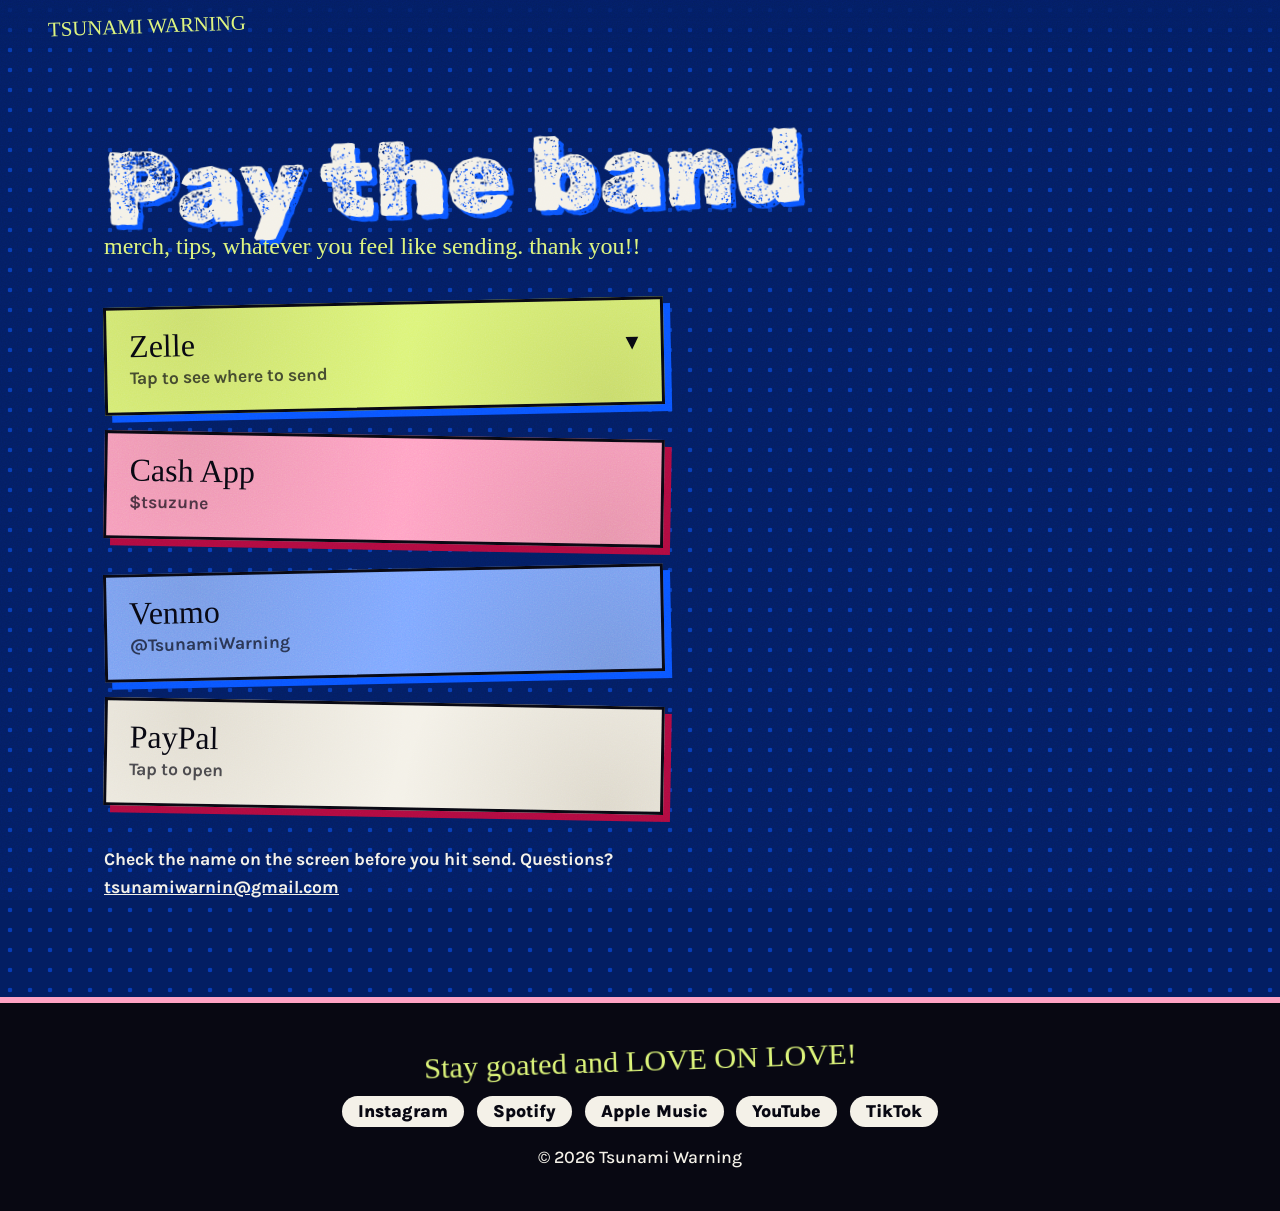
<file: pay.html>
<!DOCTYPE html>
<html lang="en">
<head>
<meta charset="utf-8">
<script>(function(){try{if(sessionStorage.getItem('tw-wave')){document.documentElement.className+=' wave-seen'}else{sessionStorage.setItem('tw-wave','1')}}catch(e){}})();</script>

<meta name="viewport" content="width=device-width, initial-scale=1">
<meta name="robots" content="noindex,nofollow">
<title>Pay the band | Tsunami Warning</title>
<meta name="description" content="Ways to pay or tip Tsunami Warning.">
<link rel="preconnect" href="https://fonts.googleapis.com">
<link rel="preconnect" href="https://fonts.gstatic.com" crossorigin>
<link href="https://fonts.googleapis.com/css2?family=Karla:wght@500;700;800&family=Permanent+Marker&family=Rubik+Dirt&display=swap" rel="stylesheet">
<link rel="icon" href="images/logo.png">
<link rel="apple-touch-icon" href="images/logo.png">
<link rel="stylesheet" href="style.css">
</head>
<body>
<div class="wash" aria-hidden="true"><div class="layer"></div><div class="layer"></div><div class="layer"></div></div>
<nav><a class="brand" href="index.html">TSUNAMI WARNING</a></nav>
<main>
<div class="page-head"><h1 class="in" style="--r:-2deg">Pay the band</h1><span class="note in" style="--t:2s;margin-top:.5rem">merch, tips, whatever you feel like sending. thank you!!</span></div>
<section>
<ul class="paylist" id="pay"></ul>
<p class="note" id="soon" hidden>Payment options are coming soon. Ask us at the merch table!</p>
<noscript><p>This page needs JavaScript to show the payment options. Email <a href="mailto:tsunamiwarnin@gmail.com">tsunamiwarnin@gmail.com</a> and we'll sort it out.</p></noscript>
<p class="paynote">Check the name on the screen before you hit send. Questions? <a href="mailto:tsunamiwarnin@gmail.com">tsunamiwarnin@gmail.com</a></p>
</section>
</main>
<footer>
<p class="note">Stay goated and LOVE ON LOVE!</p>
<div class="links"><a href="https://www.instagram.com/tsunamiwarningtheband">Instagram</a><a href="https://open.spotify.com/artist/2QBgW9PXVuxDVkSPlu98FF">Spotify</a><a href="https://music.apple.com/us/artist/tsunami-warning/1739964219">Apple Music</a><a href="https://www.youtube.com/@TsunamiWarnin">YouTube</a><a href="https://www.tiktok.com/@tsunamiwarningtheband">TikTok</a></div>
<p>&copy; 2026 Tsunami Warning</p>
</footer>
<script>
(function(){
/* ---- EDIT THIS PART --------------------------------------------------------
   Fill in the ones you use and leave the rest as '' (empty ones don't show up).
   For Cash App, Venmo and PayPal you can type the handle OR paste the full link. */
var PAY={
  zelle:'415-760-3623',   /* the email or phone number your Zelle is set up with */
  zelleName:'Ziggy Hua',  /* optional: the name that shows up in the bank app, so people can double check. '' hides it */
  cashapp:'tsuzune',      /* your $cashtag, like 'tsunamiwarning' (the $ is optional) */
  venmo:'TsunamiWarning', /* your Venmo username, like 'tsunamiwarning' (the @ is optional) */
  paypal:'https://www.paypal.com/qrcodes/p2pqrc/69XYS35NHARGQ', /* the end of your paypal.me link, OR the full link PayPal gave you */
  crypto:[     /* one line per coin. Leave address '' to hide it. */
    {coin:'Bitcoin',ticker:'BTC',network:'Bitcoin',address:''},
    {coin:'Ethereum',ticker:'ETH',network:'Ethereum',address:''},
    {coin:'USD Coin',ticker:'USDC',network:'Ethereum',address:''},
    {coin:'Solana',ticker:'SOL',network:'Solana',address:''}
  ]
};
/* ---- END -------------------------------------------------------------------- */

var list=document.getElementById('pay'),count=0;
function el(tag,cls,text){var e=document.createElement(tag);if(cls)e.className=cls;if(text!=null)e.textContent=text;return e}
function clean(v){return String(v==null?'':v).trim()}
function isUrl(v){return /^https?:\/\//i.test(v)}
function handle(v){return v.replace(/^[@$\/]+/,'')}
function copy(txt,done){
  function fallback(){
    var ta=document.createElement('textarea');ta.value=txt;ta.style.position='fixed';ta.style.opacity='0';document.body.appendChild(ta);ta.select();
    var ok=false;try{ok=document.execCommand('copy')}catch(e){}
    document.body.removeChild(ta);done(ok);
  }
  if(navigator.clipboard&&navigator.clipboard.writeText){navigator.clipboard.writeText(txt).then(function(){done(true)},fallback)}else{fallback()}
}
function copyRow(value){
  var row=el('div','copyrow'),code=el('code','',value),b=el('button','btn sm','Copy');b.type='button';
  b.addEventListener('click',function(){copy(value,function(ok){b.textContent=ok?'Copied!':'Select + copy';setTimeout(function(){b.textContent='Copy'},1800)})});
  row.appendChild(code);row.appendChild(b);return row;
}
function addItem(node){var li=el('li');li.appendChild(node);list.appendChild(li);count++}
function linkItem(name,sub,href){
  var a=el('a','paybtn card');a.href=href;a.target='_blank';a.rel='noopener';
  a.appendChild(el('b','',name));a.appendChild(el('span','',sub));addItem(a);
}
function panelItem(name,sub,build){
  var d=el('details','paybtn card'),s=el('summary');
  s.appendChild(el('b','',name));s.appendChild(el('span','',sub));d.appendChild(s);build(d);addItem(d);
}
function handleItem(name,raw,base,prefix,tail){
  var v=clean(raw);if(!v)return;
  if(isUrl(v)){linkItem(name,'Tap to open',v);return}
  var h=handle(v);if(!h)return;
  linkItem(name,prefix+h+(tail||''),base+encodeURIComponent(h));
}

var z=clean(PAY.zelle);
if(z)panelItem('Zelle','Tap to see where to send',function(d){
  d.appendChild(el('p','hint','Open your bank’s app, choose Zelle, and send to:'));
  d.appendChild(copyRow(z));
  var zn=clean(PAY.zelleName);
  if(zn)d.appendChild(el('p','hint','It should show up as '+zn+'.'));
});
handleItem('Cash App',PAY.cashapp,'https://cash.app/$','$');
handleItem('Venmo',PAY.venmo,'https://venmo.com/u/','@');
handleItem('PayPal',PAY.paypal,'https://paypal.me/','paypal.me/');
var coins=(PAY.crypto||[]).filter(function(c){return c&&clean(c.address)});
if(coins.length)panelItem('Crypto','Tap to pick a coin',function(d){
  coins.forEach(function(c){
    var box=el('div','coin');
    box.appendChild(el('b','',clean(c.coin)+(c.ticker?' ('+clean(c.ticker)+')':'')));
    if(c.network)box.appendChild(el('span','','Network: '+clean(c.network)));
    box.appendChild(copyRow(clean(c.address)));
    d.appendChild(box);
  });
  d.appendChild(el('p','hint','Only send each coin on the network listed. Anything else can’t be recovered.'));
});
if(!count)document.getElementById('soon').hidden=false;
})();
</script>
</body>
</html>
</file>
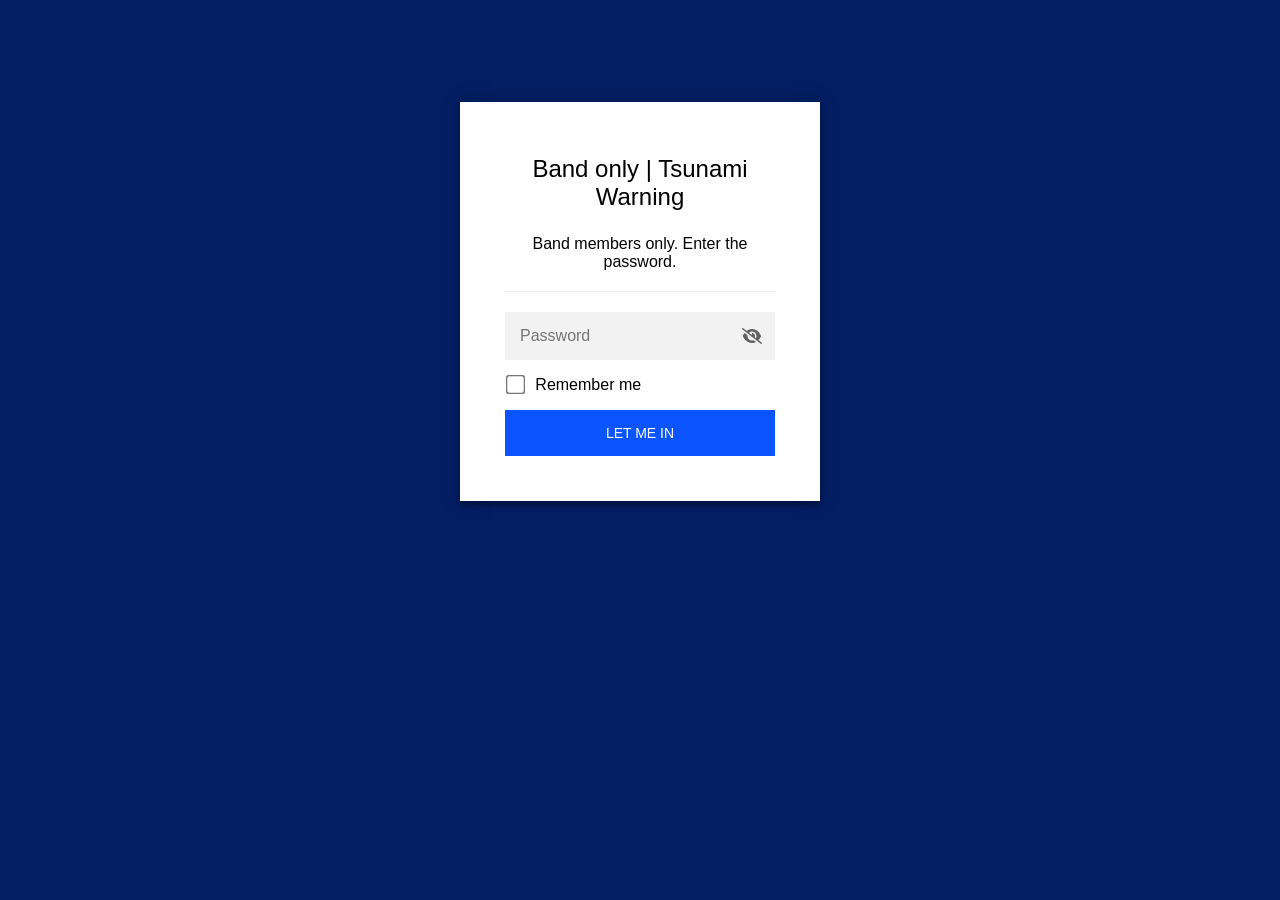
<file: setlist.html>
<!DOCTYPE html>
<html class="staticrypt-html">
    <head>
        <meta charset="utf-8" />
        <title>Band only | Tsunami Warning</title>
    <meta name="robots" content="noindex,nofollow">
        <meta name="viewport" content="width=device-width, initial-scale=1" />

        <!-- do not cache this page -->
        <meta http-equiv="cache-control" content="max-age=0" />
        <meta http-equiv="cache-control" content="no-cache" />
        <meta http-equiv="expires" content="0" />
        <meta http-equiv="expires" content="Tue, 01 Jan 1980 1:00:00 GMT" />
        <meta http-equiv="pragma" content="no-cache" />

        <style>
            .staticrypt-hr {
                margin-top: 20px;
                margin-bottom: 20px;
                border: 0;
                border-top: 1px solid #eee;
            }

            .staticrypt-page {
                width: 360px;
                padding: 8% 0 0;
                margin: auto;
                box-sizing: border-box;
            }

            .staticrypt-form {
                position: relative;
                z-index: 1;
                background: #ffffff;
                max-width: 360px;
                margin: 0 auto 100px;
                padding: 45px;
                text-align: center;
                box-shadow: 0 0 20px 0 rgba(0, 0, 0, 0.2), 0 5px 5px 0 rgba(0, 0, 0, 0.24);
            }

            .staticrypt-form input[type="password"],
            input[type="text"] {
                background: inherit;
                border: 0;
                box-sizing: border-box; /* This ensures padding is included in the total width */
                font-size: 14px;
                outline: 0;
                padding: 15px 30px 15px 15px; /* Adjust the padding to ensure there is space for the icon */
                width: 100%;
            }

            .staticrypt-password-container {
                position: relative;
                outline: 0;
                background: #f2f2f2;
                width: 100%;
                border: 0;
                margin: 0 0 15px;
                box-sizing: border-box;
            }

            .staticrypt-toggle-password-visibility {
                cursor: pointer;
                height: 20px;
                opacity: 60%;
                padding: 13px;
                position: absolute;
                right: 0;
                top: 50%;
                transform: translateY(-50%);
                width: 20px;
            }

            .staticrypt-form .staticrypt-decrypt-button {
                text-transform: uppercase;
                outline: 0;
                background: #0a55ff;
                width: 100%;
                border: 0;
                padding: 15px;
                color: #ffffff;
                font-size: 14px;
                cursor: pointer;
            }

            .staticrypt-form .staticrypt-decrypt-button:hover,
            .staticrypt-form .staticrypt-decrypt-button:active,
            .staticrypt-form .staticrypt-decrypt-button:focus {
                background: #0a55ff;
                filter: brightness(92%);
            }

            .staticrypt-html {
                height: 100%;
            }

            .staticrypt-body {
                height: 100%;
                margin: 0;
            }

            .staticrypt-content {
                height: 100%;
                margin-bottom: 1em;
                background: #031e63;
                font-family: "Arial", sans-serif;
                -webkit-font-smoothing: antialiased;
                -moz-osx-font-smoothing: grayscale;
            }

            .staticrypt-instructions {
                margin-top: -1em;
                margin-bottom: 1em;
            }

            .staticrypt-title {
                font-size: 1.5em;
            }

            label.staticrypt-remember {
                display: flex;
                align-items: center;
                margin-bottom: 1em;
            }

            .staticrypt-remember input[type="checkbox"] {
                transform: scale(1.5);
                margin-right: 1em;
            }

            .hidden {
                display: none !important;
            }

            .staticrypt-spinner-container {
                height: 100%;
                display: flex;
                align-items: center;
                justify-content: center;
            }

            .staticrypt-spinner {
                display: inline-block;
                width: 2rem;
                height: 2rem;
                vertical-align: text-bottom;
                border: 0.25em solid gray;
                border-right-color: transparent;
                border-radius: 50%;
                -webkit-animation: spinner-border 0.75s linear infinite;
                animation: spinner-border 0.75s linear infinite;
                animation-duration: 0.75s;
                animation-timing-function: linear;
                animation-delay: 0s;
                animation-iteration-count: infinite;
                animation-direction: normal;
                animation-fill-mode: none;
                animation-play-state: running;
                animation-name: spinner-border;
            }

            @keyframes spinner-border {
                100% {
                    transform: rotate(360deg);
                }
            }

            @media screen and (-webkit-min-device-pixel-ratio: 0) {
                .staticrypt-form input[type="password"],
                input[type="text"] {
                    font-size: 16px;
                }
            }
        </style>
    </head>

    <body class="staticrypt-body">
        <div id="staticrypt_loading" class="staticrypt-spinner-container">
            <div class="staticrypt-spinner"></div>
        </div>

        <div id="staticrypt_content" class="staticrypt-content hidden">
            <div class="staticrypt-page">
                <div class="staticrypt-form">
                    <div class="staticrypt-instructions">
                        <p class="staticrypt-title">Band only | Tsunami Warning</p>
                        <p>Band members only. Enter the password.</p>
                    </div>

                    <hr class="staticrypt-hr" />

                    <form id="staticrypt-form" action="#" method="post">
                        <div class="staticrypt-password-container">
                            <input
                                id="staticrypt-password"
                                type="password"
                                name="password"
                                placeholder="Password"
                                autofocus
                            />

                            <img
                                class="staticrypt-toggle-password-visibility"
                                alt="Show password"
                                title="Show password"
                                src="[data-uri]"
                            />
                        </div>

                        <label id="staticrypt-remember-label" class="staticrypt-remember hidden">
                            <input id="staticrypt-remember" type="checkbox" name="remember" />
                            Remember me
                        </label>

                        <input type="submit" class="staticrypt-decrypt-button" value="Let me in" />
                    </form>
                </div>
            </div>
        </div>

        <script>
            // these variables will be filled when generating the file - the template format is 'variable_name'
            const staticryptInitiator = ((function(){
  const exports = {};
  const cryptoEngine = ((function(){
  const exports = {};
  const { subtle } = crypto;

const IV_BITS = 16 * 8;
const HEX_BITS = 4;
const ENCRYPTION_ALGO = "AES-CBC";

/**
 * Translates between utf8 encoded hexadecimal strings
 * and Uint8Array bytes.
 */
const HexEncoder = {
    /**
     * hex string -> bytes
     * @param {string} hexString
     * @returns {Uint8Array}
     */
    parse: function (hexString) {
        if (hexString.length % 2 !== 0) throw "Invalid hexString";
        const arrayBuffer = new Uint8Array(hexString.length / 2);

        for (let i = 0; i < hexString.length; i += 2) {
            const byteValue = parseInt(hexString.substring(i, i + 2), 16);
            if (isNaN(byteValue)) {
                throw "Invalid hexString";
            }
            arrayBuffer[i / 2] = byteValue;
        }
        return arrayBuffer;
    },

    /**
     * bytes -> hex string
     * @param {Uint8Array} bytes
     * @returns {string}
     */
    stringify: function (bytes) {
        const hexBytes = [];

        for (let i = 0; i < bytes.length; ++i) {
            let byteString = bytes[i].toString(16);
            if (byteString.length < 2) {
                byteString = "0" + byteString;
            }
            hexBytes.push(byteString);
        }
        return hexBytes.join("");
    },
};

/**
 * Translates between utf8 strings and Uint8Array bytes.
 */
const UTF8Encoder = {
    parse: function (str) {
        return new TextEncoder().encode(str);
    },

    stringify: function (bytes) {
        return new TextDecoder().decode(bytes);
    },
};

/**
 * Salt and encrypt a msg with a password.
 */
async function encrypt(msg, hashedPassword) {
    // Must be 16 bytes, unpredictable, and preferably cryptographically random. However, it need not be secret.
    // https://developer.mozilla.org/en-US/docs/Web/API/SubtleCrypto/encrypt#parameters
    const iv = crypto.getRandomValues(new Uint8Array(IV_BITS / 8));

    const key = await subtle.importKey("raw", HexEncoder.parse(hashedPassword), ENCRYPTION_ALGO, false, ["encrypt"]);

    const encrypted = await subtle.encrypt(
        {
            name: ENCRYPTION_ALGO,
            iv: iv,
        },
        key,
        UTF8Encoder.parse(msg)
    );

    // iv will be 32 hex characters, we prepend it to the ciphertext for use in decryption
    return HexEncoder.stringify(iv) + HexEncoder.stringify(new Uint8Array(encrypted));
}
exports.encrypt = encrypt;

/**
 * Decrypt a salted msg using a password.
 *
 * @param {string} encryptedMsg
 * @param {string} hashedPassword
 * @returns {Promise<string>}
 */
async function decrypt(encryptedMsg, hashedPassword) {
    const ivLength = IV_BITS / HEX_BITS;
    const iv = HexEncoder.parse(encryptedMsg.substring(0, ivLength));
    const encrypted = encryptedMsg.substring(ivLength);

    const key = await subtle.importKey("raw", HexEncoder.parse(hashedPassword), ENCRYPTION_ALGO, false, ["decrypt"]);

    const outBuffer = await subtle.decrypt(
        {
            name: ENCRYPTION_ALGO,
            iv: iv,
        },
        key,
        HexEncoder.parse(encrypted)
    );

    return UTF8Encoder.stringify(new Uint8Array(outBuffer));
}
exports.decrypt = decrypt;

/**
 * Salt and hash the password so it can be stored in localStorage without opening a password reuse vulnerability.
 *
 * @param {string} password
 * @param {string} salt
 * @returns {Promise<string>}
 */
async function hashPassword(password, salt) {
    // we hash the password in multiple steps, each adding more iterations. This is because we used to allow less
    // iterations, so for backward compatibility reasons, we need to support going from that to more iterations.
    let hashedPassword = await hashLegacyRound(password, salt);

    hashedPassword = await hashSecondRound(hashedPassword, salt);

    return hashThirdRound(hashedPassword, salt);
}
exports.hashPassword = hashPassword;

/**
 * This hashes the password with 1k iterations. This is a low number, we need this function to support backwards
 * compatibility.
 *
 * @param {string} password
 * @param {string} salt
 * @returns {Promise<string>}
 */
function hashLegacyRound(password, salt) {
    return pbkdf2(password, salt, 1000, "SHA-1");
}
exports.hashLegacyRound = hashLegacyRound;

/**
 * Add a second round of iterations. This is because we used to use 1k, so for backwards compatibility with
 * remember-me/autodecrypt links, we need to support going from that to more iterations.
 *
 * @param hashedPassword
 * @param salt
 * @returns {Promise<string>}
 */
function hashSecondRound(hashedPassword, salt) {
    return pbkdf2(hashedPassword, salt, 14000, "SHA-256");
}
exports.hashSecondRound = hashSecondRound;

/**
 * Add a third round of iterations to bring total number to 600k. This is because we used to use 1k, then 15k, so for
 * backwards compatibility with remember-me/autodecrypt links, we need to support going from that to more iterations.
 *
 * @param hashedPassword
 * @param salt
 * @returns {Promise<string>}
 */
function hashThirdRound(hashedPassword, salt) {
    return pbkdf2(hashedPassword, salt, 585000, "SHA-256");
}
exports.hashThirdRound = hashThirdRound;

/**
 * Salt and hash the password so it can be stored in localStorage without opening a password reuse vulnerability.
 *
 * @param {string} password
 * @param {string} salt
 * @param {int} iterations
 * @param {string} hashAlgorithm
 * @returns {Promise<string>}
 */
async function pbkdf2(password, salt, iterations, hashAlgorithm) {
    const key = await subtle.importKey("raw", UTF8Encoder.parse(password), "PBKDF2", false, ["deriveBits"]);

    const keyBytes = await subtle.deriveBits(
        {
            name: "PBKDF2",
            hash: hashAlgorithm,
            iterations,
            salt: UTF8Encoder.parse(salt),
        },
        key,
        256
    );

    return HexEncoder.stringify(new Uint8Array(keyBytes));
}

function generateRandomSalt() {
    const bytes = crypto.getRandomValues(new Uint8Array(128 / 8));

    return HexEncoder.stringify(new Uint8Array(bytes));
}
exports.generateRandomSalt = generateRandomSalt;

async function signMessage(hashedPassword, message) {
    const key = await subtle.importKey(
        "raw",
        HexEncoder.parse(hashedPassword),
        {
            name: "HMAC",
            hash: "SHA-256",
        },
        false,
        ["sign"]
    );
    const signature = await subtle.sign("HMAC", key, UTF8Encoder.parse(message));

    return HexEncoder.stringify(new Uint8Array(signature));
}
exports.signMessage = signMessage;

function getRandomAlphanum() {
    const possibleCharacters = "abcdefghijklmnopqrstuvwxyzABCDEFGHIJKLMNOPQRSTUVWXYZ0123456789";

    let byteArray;
    let parsedInt;

    // Keep generating new random bytes until we get a value that falls
    // within a range that can be evenly divided by possibleCharacters.length
    do {
        byteArray = crypto.getRandomValues(new Uint8Array(1));
        // extract the lowest byte to get an int from 0 to 255 (probably unnecessary, since we're only generating 1 byte)
        parsedInt = byteArray[0] & 0xff;
    } while (parsedInt >= 256 - (256 % possibleCharacters.length));

    // Take the modulo of the parsed integer to get a random number between 0 and totalLength - 1
    const randomIndex = parsedInt % possibleCharacters.length;

    return possibleCharacters[randomIndex];
}

/**
 * Generate a random string of a given length.
 *
 * @param {int} length
 * @returns {string}
 */
function generateRandomString(length) {
    let randomString = "";

    for (let i = 0; i < length; i++) {
        randomString += getRandomAlphanum();
    }

    return randomString;
}
exports.generateRandomString = generateRandomString;

  return exports;
})());
const codec = ((function(){
  const exports = {};
  /**
 * Initialize the codec with the provided cryptoEngine - this return functions to encode and decode messages.
 *
 * @param cryptoEngine - the engine to use for encryption / decryption
 */
function init(cryptoEngine) {
    const exports = {};

    /**
     * Top-level function for encoding a message.
     * Includes password hashing, encryption, and signing.
     *
     * @param {string} msg
     * @param {string} password
     * @param {string} salt
     *
     * @returns {string} The encoded text
     */
    async function encode(msg, password, salt) {
        const hashedPassword = await cryptoEngine.hashPassword(password, salt);

        const encrypted = await cryptoEngine.encrypt(msg, hashedPassword);

        // we use the hashed password in the HMAC because this is effectively what will be used a password (so we can store
        // it in localStorage safely, we don't use the clear text password)
        const hmac = await cryptoEngine.signMessage(hashedPassword, encrypted);

        return hmac + encrypted;
    }
    exports.encode = encode;

    /**
     * Encode using a password that has already been hashed. This is useful to encode multiple messages in a row, that way
     * we don't need to hash the password multiple times.
     *
     * @param {string} msg
     * @param {string} hashedPassword
     *
     * @returns {string} The encoded text
     */
    async function encodeWithHashedPassword(msg, hashedPassword) {
        const encrypted = await cryptoEngine.encrypt(msg, hashedPassword);

        // we use the hashed password in the HMAC because this is effectively what will be used a password (so we can store
        // it in localStorage safely, we don't use the clear text password)
        const hmac = await cryptoEngine.signMessage(hashedPassword, encrypted);

        return hmac + encrypted;
    }
    exports.encodeWithHashedPassword = encodeWithHashedPassword;

    /**
     * Top-level function for decoding a message.
     * Includes signature check and decryption.
     *
     * @param {string} signedMsg
     * @param {string} hashedPassword
     * @param {string} salt
     * @param {int} backwardCompatibleAttempt
     * @param {string} originalPassword
     *
     * @returns {Object} {success: true, decoded: string} | {success: false, message: string}
     */
    async function decode(signedMsg, hashedPassword, salt, backwardCompatibleAttempt = 0, originalPassword = "") {
        const encryptedHMAC = signedMsg.substring(0, 64);
        const encryptedMsg = signedMsg.substring(64);
        const decryptedHMAC = await cryptoEngine.signMessage(hashedPassword, encryptedMsg);

        if (decryptedHMAC !== encryptedHMAC) {
            // we have been raising the number of iterations in the hashing algorithm multiple times, so to support the old
            // remember-me/autodecrypt links we need to try bringing the old hashes up to speed.
            originalPassword = originalPassword || hashedPassword;
            if (backwardCompatibleAttempt === 0) {
                const updatedHashedPassword = await cryptoEngine.hashThirdRound(originalPassword, salt);

                return decode(signedMsg, updatedHashedPassword, salt, backwardCompatibleAttempt + 1, originalPassword);
            }
            if (backwardCompatibleAttempt === 1) {
                let updatedHashedPassword = await cryptoEngine.hashSecondRound(originalPassword, salt);
                updatedHashedPassword = await cryptoEngine.hashThirdRound(updatedHashedPassword, salt);

                return decode(signedMsg, updatedHashedPassword, salt, backwardCompatibleAttempt + 1, originalPassword);
            }

            return { success: false, message: "Signature mismatch" };
        }

        return {
            success: true,
            decoded: await cryptoEngine.decrypt(encryptedMsg, hashedPassword),
        };
    }
    exports.decode = decode;

    return exports;
}
exports.init = init;

  return exports;
})());
const decode = codec.init(cryptoEngine).decode;

/**
 * Initialize the staticrypt module, that exposes functions callbable by the password_template.
 *
 * @param {{
 *  staticryptEncryptedMsgUniqueVariableName: string,
 *  isRememberEnabled: boolean,
 *  rememberDurationInDays: number,
 *  staticryptSaltUniqueVariableName: string,
 * }} staticryptConfig - object of data that is stored on the password_template at encryption time.
 *
 * @param {{
 *  rememberExpirationKey: string,
 *  rememberPassphraseKey: string,
 *  replaceHtmlCallback: function,
 *  clearLocalStorageCallback: function,
 * }} templateConfig - object of data that can be configured by a custom password_template.
 */
function init(staticryptConfig, templateConfig) {
    const exports = {};

    /**
     * Decrypt our encrypted page, replace the whole HTML.
     *
     * @param {string} hashedPassword
     * @returns {Promise<boolean>}
     */
    async function decryptAndReplaceHtml(hashedPassword) {
        const { staticryptEncryptedMsgUniqueVariableName, staticryptSaltUniqueVariableName } = staticryptConfig;
        const { replaceHtmlCallback } = templateConfig;

        const result = await decode(
            staticryptEncryptedMsgUniqueVariableName,
            hashedPassword,
            staticryptSaltUniqueVariableName
        );
        if (!result.success) {
            return false;
        }
        const plainHTML = result.decoded;

        // if the user configured a callback call it, otherwise just replace the whole HTML
        if (typeof replaceHtmlCallback === "function") {
            replaceHtmlCallback(plainHTML);
        } else {
            document.write(plainHTML);
            document.close();
        }

        return true;
    }

    /**
     * Attempt to decrypt the page and replace the whole HTML.
     *
     * @param {string} password
     * @param {boolean} isRememberChecked
     *
     * @returns {Promise<{isSuccessful: boolean, hashedPassword?: string}>} - we return an object, so that if we want to
     *   expose more information in the future we can do it without breaking the password_template
     */
    async function handleDecryptionOfPage(password, isRememberChecked) {
        const { staticryptSaltUniqueVariableName } = staticryptConfig;

        // decrypt and replace the whole page
        const hashedPassword = await cryptoEngine.hashPassword(password, staticryptSaltUniqueVariableName);
        return handleDecryptionOfPageFromHash(hashedPassword, isRememberChecked);
    }
    exports.handleDecryptionOfPage = handleDecryptionOfPage;

    async function handleDecryptionOfPageFromHash(hashedPassword, isRememberChecked) {
        const { isRememberEnabled, rememberDurationInDays } = staticryptConfig;
        const { rememberExpirationKey, rememberPassphraseKey } = templateConfig;

        const isDecryptionSuccessful = await decryptAndReplaceHtml(hashedPassword);

        if (!isDecryptionSuccessful) {
            return {
                isSuccessful: false,
                hashedPassword,
            };
        }

        // remember the hashedPassword and set its expiration if necessary
        if (isRememberEnabled && isRememberChecked) {
            window.localStorage.setItem(rememberPassphraseKey, hashedPassword);

            // set the expiration if the duration isn't 0 (meaning no expiration)
            if (rememberDurationInDays > 0) {
                window.localStorage.setItem(
                    rememberExpirationKey,
                    (new Date().getTime() + rememberDurationInDays * 24 * 60 * 60 * 1000).toString()
                );
            }
        }

        return {
            isSuccessful: true,
            hashedPassword,
        };
    }
    exports.handleDecryptionOfPageFromHash = handleDecryptionOfPageFromHash;

    /**
     * Clear localstorage from staticrypt related values
     */
    function clearLocalStorage() {
        const { clearLocalStorageCallback, rememberExpirationKey, rememberPassphraseKey } = templateConfig;

        if (typeof clearLocalStorageCallback === "function") {
            clearLocalStorageCallback();
        } else {
            localStorage.removeItem(rememberPassphraseKey);
            localStorage.removeItem(rememberExpirationKey);
        }
    }

    async function handleDecryptOnLoad() {
        let isSuccessful = await decryptOnLoadFromUrl();

        if (!isSuccessful) {
            isSuccessful = await decryptOnLoadFromRememberMe();
        }

        return { isSuccessful };
    }
    exports.handleDecryptOnLoad = handleDecryptOnLoad;

    /**
     * Clear storage if we are logging out
     *
     * @returns {boolean} - whether we logged out
     */
    function logoutIfNeeded() {
        const logoutKey = "staticrypt_logout";

        // handle logout through query param
        const queryParams = new URLSearchParams(window.location.search);
        if (queryParams.has(logoutKey)) {
            clearLocalStorage();
            return true;
        }

        // handle logout through URL fragment
        const hash = window.location.hash.substring(1);
        if (hash.includes(logoutKey)) {
            clearLocalStorage();
            return true;
        }

        return false;
    }

    /**
     * To be called on load: check if we want to try to decrypt and replace the HTML with the decrypted content, and
     * try to do it if needed.
     *
     * @returns {Promise<boolean>} true if we derypted and replaced the whole page, false otherwise
     */
    async function decryptOnLoadFromRememberMe() {
        const { rememberDurationInDays } = staticryptConfig;
        const { rememberExpirationKey, rememberPassphraseKey } = templateConfig;

        // if we are login out, terminate
        if (logoutIfNeeded()) {
            return false;
        }

        // if there is expiration configured, check if we're not beyond the expiration
        if (rememberDurationInDays && rememberDurationInDays > 0) {
            const expiration = localStorage.getItem(rememberExpirationKey),
                isExpired = expiration && new Date().getTime() > parseInt(expiration);

            if (isExpired) {
                clearLocalStorage();
                return false;
            }
        }

        const hashedPassword = localStorage.getItem(rememberPassphraseKey);

        if (hashedPassword) {
            // try to decrypt
            const isDecryptionSuccessful = await decryptAndReplaceHtml(hashedPassword);

            // if the decryption is unsuccessful the password might be wrong - silently clear the saved data and let
            // the user fill the password form again
            if (!isDecryptionSuccessful) {
                clearLocalStorage();
                return false;
            }

            return true;
        }

        return false;
    }

    async function decryptOnLoadFromUrl() {
        const passwordKey = "staticrypt_pwd";
        const rememberMeKey = "remember_me";

        // try to get the password from the query param (for backward compatibility - we now want to avoid this method,
        // since it sends the hashed password to the server which isn't needed)
        const queryParams = new URLSearchParams(window.location.search);
        const hashedPasswordQuery = queryParams.get(passwordKey);
        const rememberMeQuery = queryParams.get(rememberMeKey);

        const urlFragment = window.location.hash.substring(1);
        // get the password from the url fragment
        const hashedPasswordRegexMatch = urlFragment.match(new RegExp(passwordKey + "=([^&]*)"));
        const hashedPasswordFragment = hashedPasswordRegexMatch ? hashedPasswordRegexMatch[1] : null;
        const rememberMeFragment = urlFragment.includes(rememberMeKey);

        const hashedPassword = hashedPasswordFragment || hashedPasswordQuery;
        const rememberMe = rememberMeFragment || rememberMeQuery;

        if (hashedPassword) {
            return handleDecryptionOfPageFromHash(hashedPassword, rememberMe);
        }

        return false;
    }

    return exports;
}
exports.init = init;

  return exports;
})());
            const templateError = "Nope. Try again.",
                templateToggleAltShow = "Show password",
                templateToggleAltHide = "Hide password",
                isRememberEnabled = true,
                staticryptConfig = {"staticryptEncryptedMsgUniqueVariableName":"[base64]","isRememberEnabled":true,"rememberDurationInDays":30,"staticryptSaltUniqueVariableName":"78693d21bd10b4ede94294152d91ab45"};

            // you can edit these values to customize some of the behavior of StatiCrypt
            const templateConfig = {
                rememberExpirationKey: "staticrypt_expiration",
                rememberPassphraseKey: "staticrypt_passphrase",
                replaceHtmlCallback: null,
                clearLocalStorageCallback: null,
            };

            // init the staticrypt engine
            const staticrypt = staticryptInitiator.init(staticryptConfig, templateConfig);

            // try to automatically decrypt on load if there is a saved password
            window.onload = async function () {
                const { isSuccessful } = await staticrypt.handleDecryptOnLoad();

                // if we didn't decrypt anything on load, show the password prompt. Otherwise the content has already been
                // replaced, no need to do anything
                if (!isSuccessful) {
                    // hide loading screen
                    document.getElementById("staticrypt_loading").classList.add("hidden");
                    document.getElementById("staticrypt_content").classList.remove("hidden");
                    document.getElementById("staticrypt-password").focus();

                    // show the remember me checkbox
                    if (isRememberEnabled) {
                        document.getElementById("staticrypt-remember-label").classList.remove("hidden");
                    }
                }
            };

            // toggle password visibility
            const toggleIcon = document.querySelector(".staticrypt-toggle-password-visibility");
            // these two icons are coming from FontAwesome
            const imgSrcEyeClosed =
                "[data-uri]";
            const imgSrcEyeOpened =
                "[data-uri]";
            toggleIcon.addEventListener("click", function () {
                const passwordInput = document.getElementById("staticrypt-password");
                if (passwordInput.type === "password") {
                    passwordInput.type = "text";
                    toggleIcon.src = imgSrcEyeOpened;
                    toggleIcon.alt = templateToggleAltHide;
                    toggleIcon.title = templateToggleAltHide;
                } else {
                    passwordInput.type = "password";
                    toggleIcon.src = imgSrcEyeClosed;
                    toggleIcon.alt = templateToggleAltShow;
                    toggleIcon.title = templateToggleAltShow;
                }
            });

            // handle password form submission
            document.getElementById("staticrypt-form").addEventListener("submit", async function (e) {
                e.preventDefault();

                const password = document.getElementById("staticrypt-password").value,
                    isRememberChecked = document.getElementById("staticrypt-remember").checked;

                const { isSuccessful } = await staticrypt.handleDecryptionOfPage(password, isRememberChecked);

                if (!isSuccessful) {
                    alert(templateError);
                }
            });
        </script>
    </body>
</html>
</file>
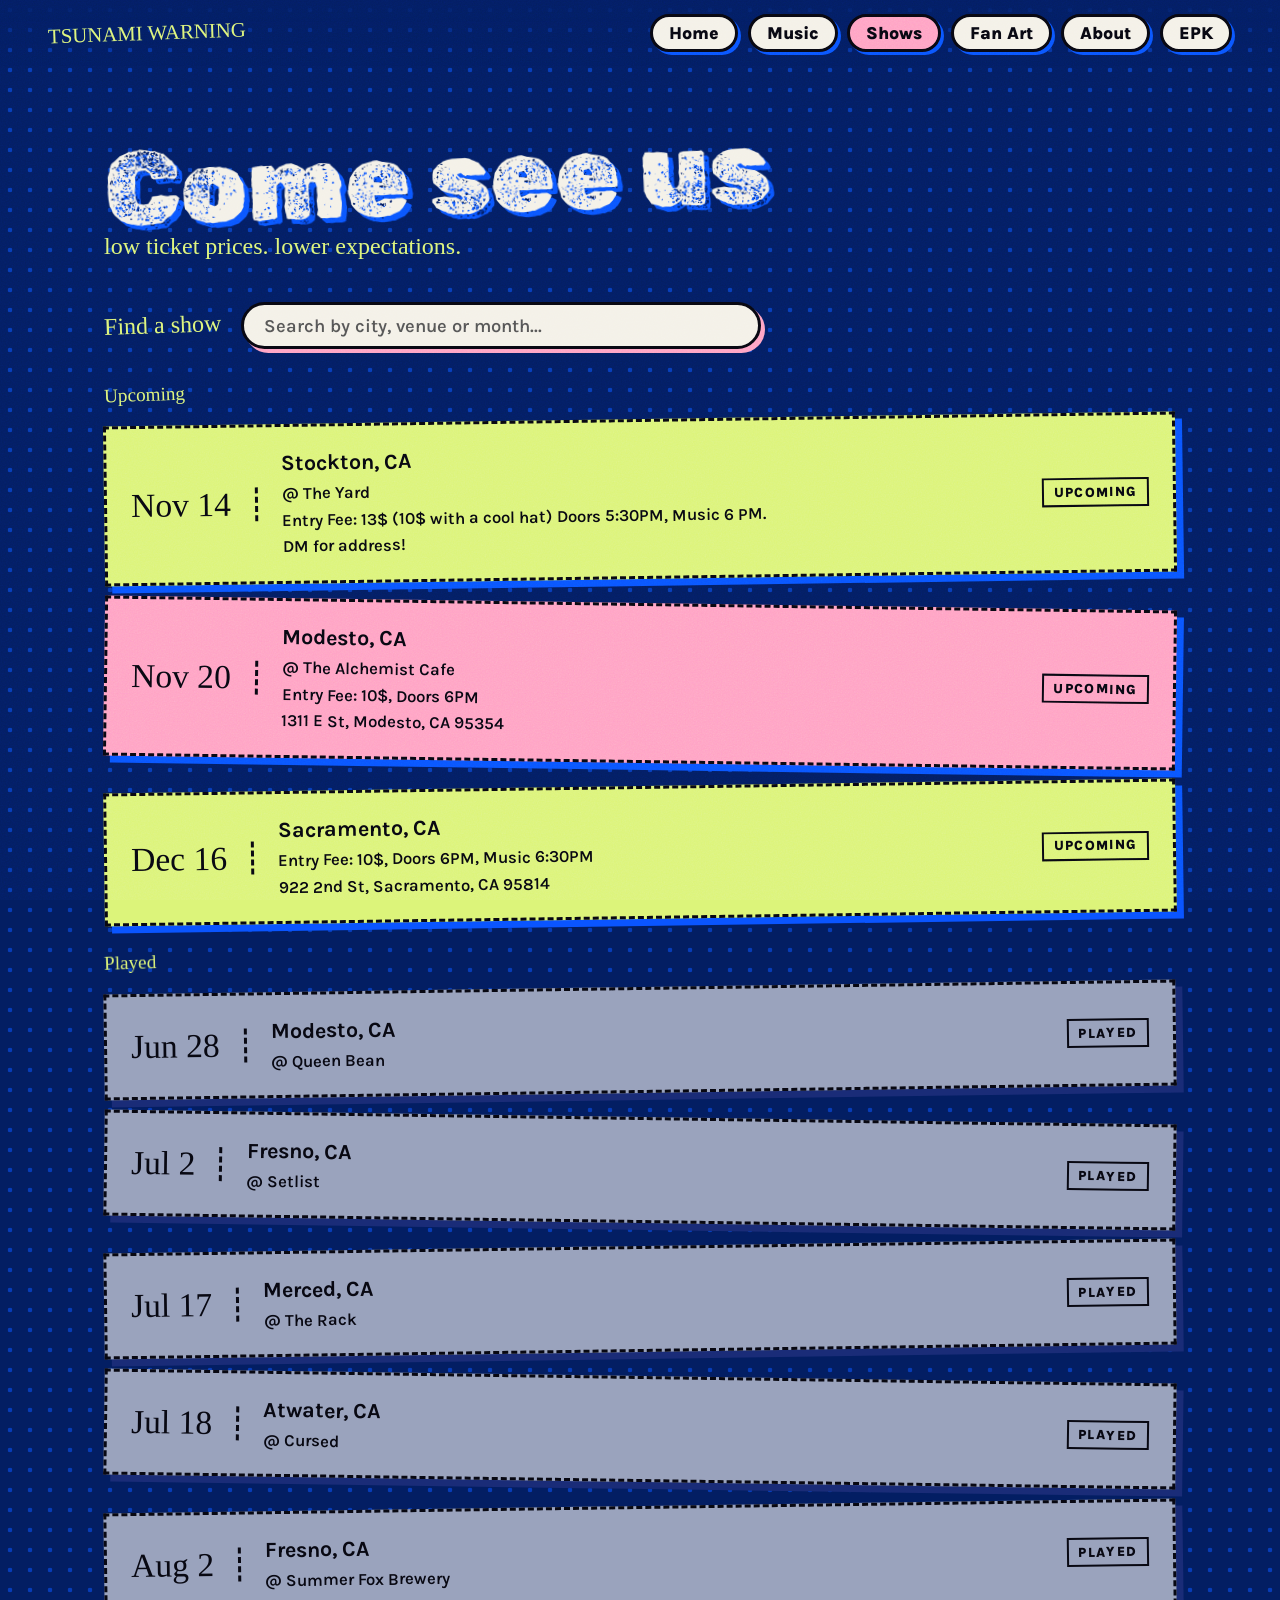
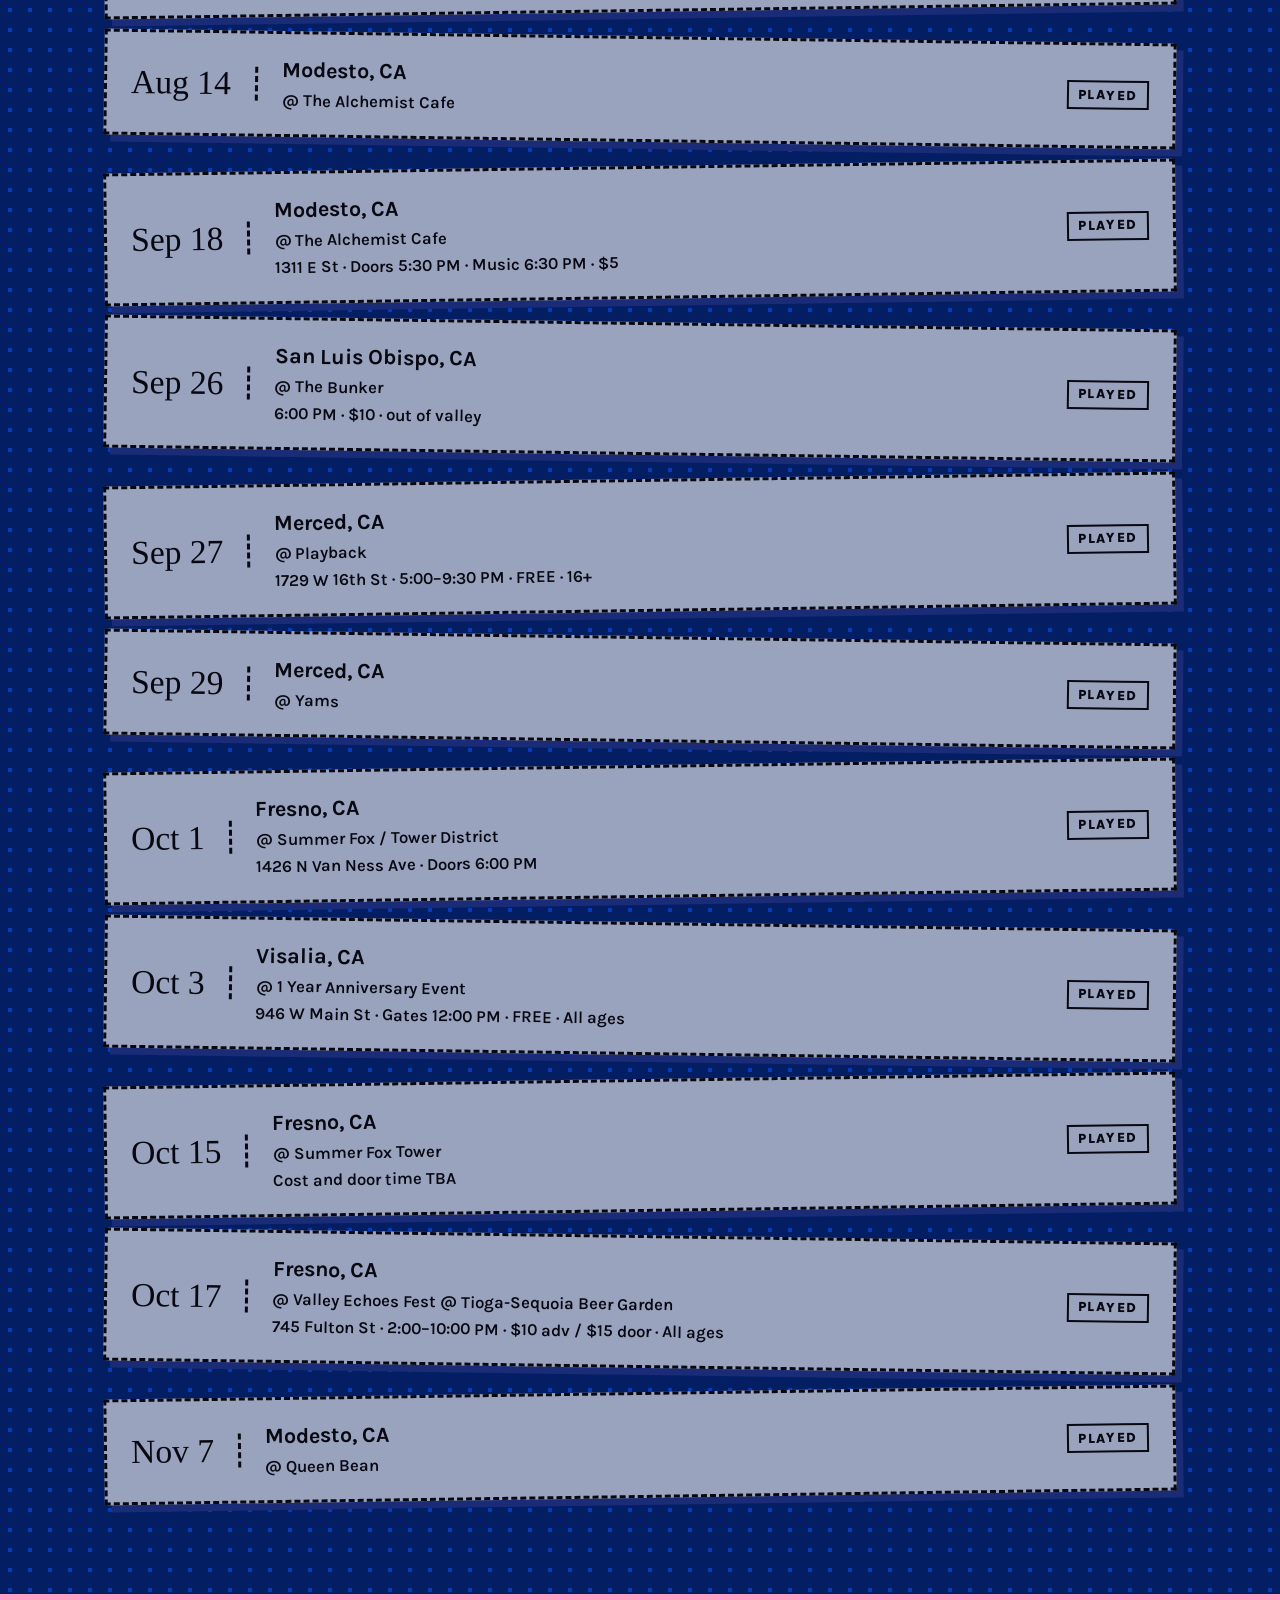
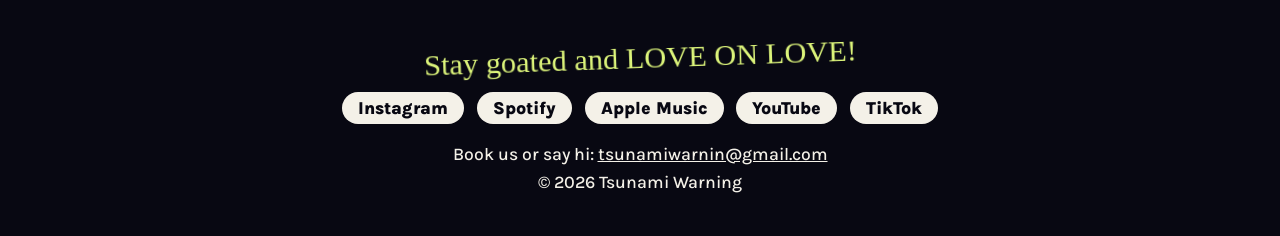
<file: shows.html>
<!DOCTYPE html>
<html lang="en">
<head>
<meta charset="utf-8">
<script>(function(){try{if(sessionStorage.getItem('tw-wave')){document.documentElement.className+=' wave-seen'}else{sessionStorage.setItem('tw-wave','1')}}catch(e){}})();</script>

<meta name="viewport" content="width=device-width, initial-scale=1">
<title>Shows | Tsunami Warning</title>
<meta name="description" content="Tsunami Warning: indie rock from Merced, CA. What do you do in a Tsunami Warning? Get as high as possible.">
<link rel="preconnect" href="https://fonts.googleapis.com">
<link rel="preconnect" href="https://fonts.gstatic.com" crossorigin>
<link href="https://fonts.googleapis.com/css2?family=Karla:wght@500;700;800&family=Permanent+Marker&family=Rubik+Dirt&display=swap" rel="stylesheet">
<link rel="icon" href="images/logo.png">
<link rel="apple-touch-icon" href="images/logo.png">
<link rel="stylesheet" href="style.css">
</head>
<body>
<div class="wash" aria-hidden="true"><div class="layer"></div><div class="layer"></div><div class="layer"></div></div>
<nav><a class="brand" href="index.html">TSUNAMI WARNING</a><ul><li><a href="index.html">Home</a></li><li><a href="music.html">Music</a></li><li><a href="shows.html" aria-current="page">Shows</a></li><li><a href="fanart.html">Fan Art</a></li><li><a href="about.html">About</a></li><li><a href="epk.html">EPK</a></li></ul></nav>
<main>
<div class="page-head"><h1 class="in" style="--r:-2deg">Come see us</h1><span class="note in" style="--t:2s;margin-top:.5rem">low ticket prices. lower expectations.</span></div>
<section>
<div class="search"><label class="note" for="q">Find a show</label><input id="q" type="search" placeholder="Search by city, venue or month..." autocomplete="off"></div>
<p class="note" style="font-size:1.2rem;margin-bottom:.8rem">Upcoming</p>
<ul class="shows" id="shows-upcoming">
<li class="ticket" data-s="stockton ca california nov november 14 the yard"><time datetime="2026-11-14">Nov 14</time><div><b>Stockton, CA</b><small>@ The Yard</small><small>Entry Fee: 13$ (10$ with a cool hat) Doors 5:30PM, Music 6 PM.</small><small>DM for address!</small></div><span class="tag">Upcoming</span></li>
<li class="ticket" data-s="modesto ca california nov november 20 the alchemist cafe"><time datetime="2026-11-20">Nov 20</time><div><b>Modesto, CA</b><small>@ The Alchemist Cafe</small><small>Entry Fee: 10$, Doors 6PM</small><small>1311 E St, Modesto, CA 95354</small></div><span class="tag">Upcoming</span></li>
<li class="ticket" data-s="sacramento ca california dec december 16"><time datetime="2026-12-16">Dec 16</time><div><b>Sacramento, CA</b><small>Entry Fee: 10$, Doors 6PM, Music 6:30PM</small><small>922 2nd St, Sacramento, CA 95814</small></div><span class="tag">Upcoming</span></li>
</ul>
<p class="note" style="font-size:1.2rem;margin:2rem 0 .8rem">Played</p>
<ul class="shows" id="shows-past">
<li class="ticket past" data-s="modesto ca california jun june 28 queen bean"><time datetime="2026-06-28">Jun 28</time><div><b>Modesto, CA</b><small>@ Queen Bean</small></div><span class="tag">Played</span></li>
<li class="ticket past" data-s="fresno ca california jul july 2 setlist"><time datetime="2026-07-02">Jul 2</time><div><b>Fresno, CA</b><small>@ Setlist</small></div><span class="tag">Played</span></li>
<li class="ticket past" data-s="merced ca california jul july 17 the rack"><time datetime="2026-07-17">Jul 17</time><div><b>Merced, CA</b><small>@ The Rack</small></div><span class="tag">Played</span></li>
<li class="ticket past" data-s="atwater ca california jul july 18 cursed"><time datetime="2026-07-18">Jul 18</time><div><b>Atwater, CA</b><small>@ Cursed</small></div><span class="tag">Played</span></li>
<li class="ticket past" data-s="fresno ca california aug august 2 summer fox brewery"><time datetime="2026-08-02">Aug 2</time><div><b>Fresno, CA</b><small>@ Summer Fox Brewery</small></div><span class="tag">Played</span></li>
<li class="ticket past" data-s="modesto ca california aug august 14 the alchemist cafe"><time datetime="2026-08-14">Aug 14</time><div><b>Modesto, CA</b><small>@ The Alchemist Cafe</small></div><span class="tag">Played</span></li>
<li class="ticket past" data-s="modesto ca california sep september 18 the alchemist cafe"><time datetime="2026-09-18">Sep 18</time><div><b>Modesto, CA</b><small>@ The Alchemist Cafe</small><small>1311 E St · Doors 5:30 PM · Music 6:30 PM · $5</small></div><span class="tag">Played</span></li>
<li class="ticket past" data-s="san luis obispo ca california sep september 26 the bunker slo out of valley"><time datetime="2026-09-26">Sep 26</time><div><b>San Luis Obispo, CA</b><small>@ The Bunker</small><small>6:00 PM · $10 · out of valley</small></div><span class="tag">Played</span></li>
<li class="ticket past" data-s="merced ca california sep september 27 playback free"><time datetime="2026-09-27">Sep 27</time><div><b>Merced, CA</b><small>@ Playback</small><small>1729 W 16th St · 5:00–9:30 PM · FREE · 16+</small></div><span class="tag">Played</span></li>
<li class="ticket past" data-s="merced ca california sep september 29 yams"><time datetime="2026-09-29">Sep 29</time><div><b>Merced, CA</b><small>@ Yams</small></div><span class="tag">Played</span></li>
<li class="ticket past" data-s="fresno ca california oct october 1 summer fox tower district"><time datetime="2026-10-01">Oct 1</time><div><b>Fresno, CA</b><small>@ Summer Fox / Tower District</small><small>1426 N Van Ness Ave · Doors 6:00 PM</small></div><span class="tag">Played</span></li>
<li class="ticket past" data-s="visalia ca california oct october 3 1 year anniversary event free all ages"><time datetime="2026-10-03">Oct 3</time><div><b>Visalia, CA</b><small>@ 1 Year Anniversary Event</small><small>946 W Main St · Gates 12:00 PM · FREE · All ages</small></div><span class="tag">Played</span></li>
<li class="ticket past" data-s="fresno ca california oct october 15 summer fox tower"><time datetime="2026-10-15">Oct 15</time><div><b>Fresno, CA</b><small>@ Summer Fox Tower</small><small>Cost and door time TBA</small></div><span class="tag">Played</span></li>
<li class="ticket past" data-s="fresno ca california oct october 17 valley echoes fest tioga sequoia beer garden all ages"><time datetime="2026-10-17">Oct 17</time><div><b>Fresno, CA</b><small>@ Valley Echoes Fest @ Tioga-Sequoia Beer Garden</small><small>745 Fulton St · 2:00–10:00 PM · $10 adv / $15 door · All ages</small></div><span class="tag">Played</span></li>
<li class="ticket past" data-s="modesto ca california nov november 7 queen bean"><time datetime="2026-11-07">Nov 7</time><div><b>Modesto, CA</b><small>@ Queen Bean</small></div><span class="tag">Played</span></li>
</ul>
<p id="none" class="note" role="status" hidden>No shows there yet. Want us to come? Email us!</p>
</section>
</main>
<footer>
<p class="note">Stay goated and LOVE ON LOVE!</p>
<div class="links"><a href="https://www.instagram.com/tsunamiwarningtheband">Instagram</a><a href="https://open.spotify.com/artist/2QBgW9PXVuxDVkSPlu98FF">Spotify</a><a href="https://music.apple.com/us/artist/tsunami-warning/1739964219">Apple Music</a><a href="https://www.youtube.com/@TsunamiWarnin">YouTube</a><a href="https://www.tiktok.com/@tsunamiwarningtheband">TikTok</a></div>
<p>Book us or say hi: <a href="mailto:tsunamiwarnin@gmail.com">tsunamiwarnin@gmail.com</a></p>
<p>&copy; 2026 Tsunami Warning</p>
</footer>
<script>
(function(){
var q=document.getElementById('q'),items=[].slice.call(document.querySelectorAll('#shows-upcoming .ticket, #shows-past .ticket')),none=document.getElementById('none');
function filter(){var terms=q.value.toLowerCase().trim().split(/\s+/).filter(Boolean),n=0;items.forEach(function(li){var ok=terms.every(function(t){return li.dataset.s.indexOf(t)>-1});li.hidden=!ok;if(ok)n++});none.hidden=n>0}

/* secret: type "WhoMe?" in the search box to get dropped into a random song, no wave this time -
   just the one on first load. The tab opens the instant the trigger is typed (same keystroke as
   the user's input), because browsers only allow a tab to auto-play sound when it's opened
   directly from a real user action, not from a delayed timer. */
var TRIGGER='whome';
var TRACKS=[
  'https://open.spotify.com/embed/album/40X7gKeDRoqNjolIOb6pKO?utm_source=generator&autoplay=1', /* By The Sea (EP) */
  'https://open.spotify.com/embed/artist/2QBgW9PXVuxDVkSPlu98FF?utm_source=generator&autoplay=1' /* High Tides / singles - artist page */
];
var busy=false;
function surprise(){
  if(busy)return;busy=true;q.value='';filter();
  var pick=TRACKS[Math.floor(Math.random()*TRACKS.length)];
  window.open(pick,'_blank'); /* opened synchronously so the browser allows autoplay */
  setTimeout(function(){busy=false},1200);
}
/* more secrets: type a name (caps, spaces and punctuation don't matter) and it opens that link in a
   new tab. These have to match the whole box exactly, so short ones like "ash" can't go off while
   someone is searching for a city. "keiran" is the exception: it doesn't open a link, it fires the
   full-screen jump-scare below. */
var JELLOUS='https://open.spotify.com/artist/70YHl735q704xzPztsEdbz';
var CODES={
  pullingpunches:'https://drive.google.com/file/d/1PIj805ZJlP5mX4SKFz5arS1oQ-ydqz6U/view?usp=sharing',
  ash:'https://open.spotify.com/artist/3eT8a7d4OllfdkY2629liv',
  jeallous:JELLOUS,jellous:JELLOUS,jealous:JELLOUS, /* every way of spelling it */
  jack:'https://soundcloud.com/tsuinamiwarning',
  hans:'https://open.spotify.com/artist/6nnPoQKOd2gycNtMBZnYoG',
  keiran:playKeiran
};
function fire(k){
  if(busy)return;busy=true;q.value='';filter();
  var go=CODES[k];
  if(typeof go==='function'){go()}
  else{var w=window.open(go,'_blank');if(w)w.opener=null} /* opened synchronously, same as above */
  setTimeout(function(){busy=false},1200);
}

/* Keiran jump-scare: videos/keiran.mp4 is Keiran cut out of the original clip (no background, no one
   else in frame), stored as colour on the left half and a black/white "see-through" map on the right
   half so it works as a normal mp4 in every browser. We redraw it on a full-screen canvas laid over
   the page, with the sound on, and it removes itself when it ends. No pop-up, no buttons.
   It fills the screen like a wallpaper ("cover"); on wide screens the view follows his face. */
var SCARE_SRC='videos/keiran.mp4',SCARE_FPS=359/12;
var SCARE_FACE=[[0.529,0.589],[0.52,0.589],[0.516,0.591],[0.526,0.597],[0.543,0.604],[0.557,0.609],[0.568,0.608],[0.57,0.6],[0.577,0.584],[0.597,0.56],[0.613,0.539],[0.608,0.532],[0.599,0.528],[0.606,0.515],[0.622,0.5],[0.642,0.487],[0.672,0.476],[0.719,0.464],[0.763,0.455],[0.787,0.447],[0.797,0.443],[0.801,0.442],[0.801,0.442],[0.801,0.442],[0.801,0.442],[0.801,0.442]]; /* where his face is in each frame (x,y as 0-1), used to aim the view */
var scareVid=null,scareOn=false;
function scarePrep(){ /* start downloading the clip as soon as someone clicks into the box */
  if(scareVid)return;
  var v=document.createElement('video');
  v.preload='auto';v.playsInline=true;v.setAttribute('playsinline','');v.setAttribute('webkit-playsinline','');
  v.src=SCARE_SRC;v.load();scareVid=v;
}
function scareWindow(cw,ch,vw,vh,t){ /* the part of the video (0-1 units) that is on screen at time t */
  var sw=Math.max(cw,ch*vw/vh),sh=sw*vh/vw,w=cw/sw,h=ch/sh,F=SCARE_FACE;
  var i=Math.max(0,Math.min(F.length-1,t*SCARE_FPS)),i0=Math.floor(i),i1=Math.min(F.length-1,i0+1),k=i-i0;
  var fx=F[i0][0]+(F[i1][0]-F[i0][0])*k,fy=F[i0][1]+(F[i1][1]-F[i0][1])*k;
  function cl(x,lo,hi){return Math.max(lo,Math.min(hi,x))}
  return{x:cl(fx-w/2,0,1-w),y:cl(fy+.1*h-h/2,0,1-h),w:w,h:h};
}
function scarePainter(cv,v){ /* WebGL: colour from the left half, see-through map from the right half */
  var gl=cv.getContext('webgl',{alpha:true,premultipliedAlpha:true,antialias:false})||cv.getContext('experimental-webgl',{alpha:true,premultipliedAlpha:true});
  if(!gl)return null;
  function sh(type,src){var o=gl.createShader(type);gl.shaderSource(o,src);gl.compileShader(o);return gl.getShaderParameter(o,gl.COMPILE_STATUS)?o:null}
  var vs=sh(gl.VERTEX_SHADER,'attribute vec2 p;varying vec2 uv;void main(){uv=vec2(p.x*.5+.5,.5-p.y*.5);gl_Position=vec4(p,0.,1.);}');
  var fs=sh(gl.FRAGMENT_SHADER,'#ifdef GL_FRAGMENT_PRECISION_HIGH\nprecision highp float;\n#else\nprecision mediump float;\n#endif\n'+
    'uniform sampler2D t;uniform vec4 win;varying vec2 uv;'+
    'void main(){vec2 q=win.xy+uv*win.zw;'+
    'if(q.x<0.||q.x>1.||q.y<0.||q.y>1.){gl_FragColor=vec4(0.);return;}'+
    'float x=clamp(q.x,.002,.998);'+
    'vec3 c=texture2D(t,vec2(x*.5,q.y)).rgb;float a=texture2D(t,vec2(.5+x*.5,q.y)).r;'+
    'gl_FragColor=vec4(min(c,vec3(a)),a);}');
  if(!vs||!fs)return null;
  var pr=gl.createProgram();gl.attachShader(pr,vs);gl.attachShader(pr,fs);gl.linkProgram(pr);
  if(!gl.getProgramParameter(pr,gl.LINK_STATUS))return null;
  gl.useProgram(pr);
  var buf=gl.createBuffer();gl.bindBuffer(gl.ARRAY_BUFFER,buf);
  gl.bufferData(gl.ARRAY_BUFFER,new Float32Array([-1,-1,1,-1,-1,1,1,1]),gl.STATIC_DRAW);
  var loc=gl.getAttribLocation(pr,'p');gl.enableVertexAttribArray(loc);gl.vertexAttribPointer(loc,2,gl.FLOAT,false,0,0);
  var tex=gl.createTexture();gl.bindTexture(gl.TEXTURE_2D,tex);
  gl.texParameteri(gl.TEXTURE_2D,gl.TEXTURE_WRAP_S,gl.CLAMP_TO_EDGE);gl.texParameteri(gl.TEXTURE_2D,gl.TEXTURE_WRAP_T,gl.CLAMP_TO_EDGE);
  gl.texParameteri(gl.TEXTURE_2D,gl.TEXTURE_MIN_FILTER,gl.LINEAR);gl.texParameteri(gl.TEXTURE_2D,gl.TEXTURE_MAG_FILTER,gl.LINEAR);
  var uw=gl.getUniformLocation(pr,'win');
  return function(w){
    gl.viewport(0,0,cv.width,cv.height);gl.clearColor(0,0,0,0);gl.clear(gl.COLOR_BUFFER_BIT);
    try{gl.texImage2D(gl.TEXTURE_2D,0,gl.RGBA,gl.RGBA,gl.UNSIGNED_BYTE,v)}catch(e){return}
    gl.uniform4f(uw,w.x,w.y,w.w,w.h);gl.drawArrays(gl.TRIANGLE_STRIP,0,4);
  };
}
function scarePainter2d(cv,v){ /* fallback for browsers without WebGL: same thing, pixel by pixel */
  var c2=cv.getContext('2d'),a=document.createElement('canvas'),b=document.createElement('canvas');
  var ax=a.getContext('2d',{willReadFrequently:true}),bx=b.getContext('2d',{willReadFrequently:true});
  return function(w){
    var vw=v.videoWidth/2,vh=v.videoHeight;if(!vw)return;
    if(a.width!==vw){a.width=b.width=vw;a.height=b.height=vh}
    ax.drawImage(v,0,0,vw,vh,0,0,vw,vh);bx.drawImage(v,vw,0,vw,vh,0,0,vw,vh);
    var A=ax.getImageData(0,0,vw,vh),B=bx.getImageData(0,0,vw,vh),d=A.data,e=B.data;
    for(var i=0;i<d.length;i+=4){var al=e[i];if(al){var k=255/al;d[i]=Math.min(255,d[i]*k);d[i+1]=Math.min(255,d[i+1]*k);d[i+2]=Math.min(255,d[i+2]*k)}d[i+3]=al}
    ax.putImageData(A,0,0);c2.clearRect(0,0,cv.width,cv.height);
    c2.drawImage(a,w.x*vw,w.y*vh,w.w*vw,w.h*vh,0,0,cv.width,cv.height);
  };
}
function playKeiran(){
  if(scareOn)return;scareOn=true;scarePrep();
  var v=scareVid,box=document.createElement('div'),cv=document.createElement('canvas'),raf=0,done=false;
  box.setAttribute('aria-hidden','true');
  box.style.cssText='position:fixed;left:0;top:0;width:100%;height:100%;z-index:2147483000;pointer-events:none;transition:opacity .3s';
  cv.style.cssText='display:block;width:100%;height:100%';
  box.appendChild(cv);document.body.appendChild(box);
  var paint=scarePainter(cv,v);if(!paint){var c2=document.createElement('canvas');cv.replaceWith(c2);cv=c2;c2.style.cssText='display:block;width:100%;height:100%';paint=scarePainter2d(cv,v)}
  function frame(){
    if(done)return;
    if(v.readyState>=2&&v.videoWidth){
      var dpr=Math.min(window.devicePixelRatio||1,2),cw=Math.round(box.clientWidth*dpr),ch=Math.round(box.clientHeight*dpr);
      if(cv.width!==cw||cv.height!==ch){cv.width=cw;cv.height=ch}
      paint(scareWindow(cw,ch,v.videoWidth/2,v.videoHeight,v.currentTime));
    }
    raf=requestAnimationFrame(frame);
  }
  function finish(){
    if(done)return;done=true;cancelAnimationFrame(raf);
    v.removeEventListener('ended',finish);v.removeEventListener('error',finish);
    try{v.pause()}catch(e){}
    box.style.opacity='0';setTimeout(function(){box.remove();scareOn=false},320);
  }
  v.addEventListener('ended',finish);v.addEventListener('error',finish);
  try{v.currentTime=0}catch(e){}
  v.muted=false;v.volume=1;
  var p=v.play();
  if(p&&p.catch)p.catch(function(){v.muted=true;return v.play()}).catch(finish); /* browser refused sound: play it silent */
  setTimeout(function(){if(!done&&v.readyState<2)finish()},6000); /* never got going: get out of the way */
  raf=requestAnimationFrame(frame);
}
q.addEventListener('focus',scarePrep,{once:true});

q.addEventListener('input',function(){
  var k=q.value.toLowerCase().replace(/[^a-z]/g,'');
  if(k.indexOf(TRIGGER)>-1){surprise();}
  else if(Object.prototype.hasOwnProperty.call(CODES,k)){fire(k);}
  else{filter();}
});
})();
</script>
</body>
</html>
</file>
<file: style.css>
*{box-sizing:border-box;margin:0}
[hidden]{display:none!important}
:root{--navy:#031e63;--royal:#0a55ff;--pink:#ffa3c4;--crimson:#b00b40;--lime:#dcf47a;--ink:#080812;--paper:#f4f1e8;
--wave:url("data:image/svg+xml,%3Csvg xmlns='http://www.w3.org/2000/svg' viewBox='0 0 1200 120'%3E%3Cpath d='M0 70C150 0 300 130 450 70S750 10 900 70 1050 130 1200 70V120H0Z'/%3E%3C/svg%3E");
--grain:url("data:image/svg+xml,%3Csvg xmlns='http://www.w3.org/2000/svg' width='220' height='220'%3E%3Cfilter id='n'%3E%3CfeTurbulence type='fractalNoise' baseFrequency='.75' numOctaves='3'/%3E%3C/filter%3E%3Crect width='220' height='220' filter='url(%23n)'/%3E%3C/svg%3E")}
html{scroll-behavior:smooth}
body{background:var(--navy) radial-gradient(rgba(10,85,255,.55) 2px,transparent 2.6px) 0 0/20px 20px;color:var(--paper);font:500 1.1rem/1.6 Karla,system-ui,sans-serif;min-height:100vh;display:flex;flex-direction:column;overflow-x:hidden}
body::after{content:"";position:fixed;inset:0;background:var(--grain);opacity:.22;mix-blend-mode:overlay;pointer-events:none;z-index:60}
main{flex:1;padding-top:5.5rem}
a{color:inherit}
:focus-visible{outline:4px solid var(--lime);outline-offset:3px}
h1,h2,h3{font-family:"Permanent Marker",cursive;font-weight:400;line-height:1.05}
.note{font:400 1.5rem/1.2 "Permanent Marker",cursive;display:inline-block;color:var(--lime);transform:rotate(-2deg)}

.wash{position:fixed;inset:0;z-index:100;overflow:hidden;pointer-events:none;animation:gone 0s 2.7s forwards}
.layer{position:absolute;inset:0;background:var(--c);transform:translateY(calc(100% + 120px));animation:rise 2s cubic-bezier(.65,0,.3,1) var(--d) forwards}
.layer::before{content:"";position:absolute;left:0;right:0;top:-119px;height:120px;background:var(--c);-webkit-mask:var(--wave) 0 0/600px 120px repeat-x;mask:var(--wave) 0 0/600px 120px repeat-x;animation:slosh 1.4s linear infinite}
.layer:nth-child(1){--c:var(--pink);--d:0s}
.layer:nth-child(2){--c:var(--royal);--d:.2s}
.layer:nth-child(3){--c:var(--navy);--d:.4s}
@keyframes rise{to{transform:translateY(-100%)}}
@keyframes slosh{to{-webkit-mask-position:600px 0;mask-position:600px 0}}
@keyframes gone{to{visibility:hidden}}
.in{opacity:0;transform:translateY(24px) rotate(var(--r,0deg));animation:pop .8s cubic-bezier(.3,1.5,.5,1) var(--t,1.9s) forwards}
@keyframes pop{to{opacity:1;transform:rotate(var(--r,0deg))}}

nav{position:fixed;top:0;left:0;right:0;z-index:50;display:flex;justify-content:space-between;align-items:center;gap:1rem;padding:.9rem clamp(1rem,4vw,3rem);background:linear-gradient(var(--navy),transparent)}
.brand{font:400 1.3rem "Permanent Marker",cursive;text-decoration:none;color:var(--lime);transform:rotate(-2deg)}
nav ul{display:flex;gap:.6rem;list-style:none;padding:0;flex-wrap:wrap}
nav ul a{display:block;text-decoration:none;font-weight:800;background:var(--paper);color:var(--ink);border:3px solid var(--ink);border-radius:999px;box-shadow:3px 3px 0 var(--royal);padding:.1rem 1rem;transition:transform .15s}
nav ul a:hover{transform:translate(-2px,-2px) rotate(-3deg)}
nav ul a[aria-current]{background:var(--pink)}

html.wave-seen .wash{display:none}

.hero{display:grid;grid-template-columns:1.3fr 1fr;column-gap:2rem;align-items:center;padding:clamp(1.5rem,5vw,3rem) clamp(1.2rem,5vw,4rem) 3rem;max-width:1200px;margin:auto;position:relative;isolation:isolate}
.hero>*{grid-column:1;justify-self:start}
.hero-right{grid-column:2;grid-row:1/span 5;display:flex;flex-direction:column;align-items:center;justify-content:center;gap:1.4rem}
.hero .logo{width:min(80%,300px);aspect-ratio:1;border-radius:50%;border:5px solid var(--ink);box-shadow:9px 9px 0 var(--crimson);animation:bob 5s ease-in-out infinite}
@keyframes bob{50%{translate:0 -10px}}
.title{font:400 clamp(3rem,9vw,7.2rem)/.95 "Rubik Dirt","Permanent Marker",cursive;color:var(--paper);text-shadow:5px 5px 0 var(--royal);transform:rotate(-2deg)}
.title span{display:block;color:var(--pink);margin-left:.3em}
.ask{margin-top:1.5rem;font-weight:800;text-transform:uppercase;letter-spacing:.12em;font-size:1rem;color:var(--pink)}
.answer{font:400 clamp(2rem,5.5vw,3.6rem)/1.05 "Permanent Marker",cursive;color:var(--lime);text-decoration:underline wavy var(--pink);text-underline-offset:.2em;text-decoration-thickness:3px;transform:rotate(-1deg);margin-top:.3rem}
.cta{display:flex;gap:1rem;flex-wrap:wrap;margin-top:1.8rem}
.btn{display:inline-block;font-weight:800;text-decoration:none;background:var(--paper);color:var(--ink);border:3px solid var(--ink);border-radius:10px;box-shadow:5px 5px 0 var(--pink);padding:.6rem 1.3rem;transition:transform .12s,box-shadow .12s}
.btn:hover{transform:translate(3px,3px) rotate(-1deg);box-shadow:2px 2px 0 var(--pink)}
.btn.main{background:var(--lime)}
.btn.sm{padding:.2rem .8rem;font-size:.95rem;box-shadow:3px 3px 0 var(--royal)}

.ticker{overflow:hidden;background:var(--crimson);color:var(--paper);border-block:4px solid var(--ink);transform:rotate(-1.5deg);margin:1rem -2rem;font:400 1.35rem "Permanent Marker",cursive}
.track{display:flex;width:max-content;animation:scroll 32s linear infinite;padding:.5rem 0}
.track span{padding-right:2rem;white-space:nowrap}
@keyframes scroll{to{transform:translateX(-50%)}}

.page-head{padding:2rem clamp(1.2rem,5vw,4rem) 0;max-width:1200px;margin:auto}
.page-head h1{font:400 clamp(3rem,10vw,6.5rem)/1 "Rubik Dirt","Permanent Marker",cursive;text-shadow:5px 5px 0 var(--royal);transform:rotate(-2deg)}
section{padding:2.5rem clamp(1.2rem,5vw,4rem) 3rem;max-width:1200px;margin:auto}
h2{font-size:clamp(2rem,5vw,3.2rem);margin-bottom:1.8rem;text-shadow:3px 3px 0 var(--royal)}
h2::after{content:"";display:block;height:14px;width:min(260px,70%);background:var(--pink);-webkit-mask:var(--wave) 0 0/90px 14px repeat-x;mask:var(--wave) 0 0/90px 14px repeat-x;margin-top:.4rem}
.card{background:radial-gradient(circle at 15% 10%,rgba(60,40,0,.10),transparent 45%),radial-gradient(circle at 90% 95%,rgba(60,40,0,.12),transparent 40%),var(--paper);color:var(--ink);border:3px solid var(--ink);box-shadow:7px 7px 0 var(--royal);padding:1.1rem}

.releases{display:grid;grid-template-columns:repeat(auto-fit,minmax(220px,1fr));gap:2.2rem}
.rel{position:relative;transition:transform .2s}
.rel:nth-child(odd){transform:rotate(-2deg)}.rel:nth-child(even){transform:rotate(1.8deg);box-shadow:7px 7px 0 var(--crimson)}
.rel:hover{transform:rotate(0) scale(1.03)}
.tape{position:absolute;top:-16px;left:50%;transform:translateX(-50%) rotate(-4deg);z-index:2;max-width:94%;padding:.25rem .9rem;border:2px solid var(--ink);font:400 1.05rem/1.1 "Permanent Marker",cursive;white-space:nowrap;overflow:hidden;text-overflow:ellipsis}
.rel:nth-child(4n+1) .tape{background:var(--lime);color:var(--ink)}
.rel:nth-child(4n+2) .tape{background:var(--pink);color:var(--ink)}
.rel:nth-child(4n+3) .tape{background:var(--crimson);color:var(--paper)}
.rel:nth-child(4n+4) .tape{background:var(--royal);color:var(--paper)}
.art{position:relative;aspect-ratio:1;overflow:hidden;margin-bottom:.9rem;border:3px solid var(--ink);background:repeating-linear-gradient(-60deg,var(--pink) 0 3px,var(--navy) 3px 12px)}
.art img{display:block;width:100%;height:100%;object-fit:cover}
.art.noart{display:grid;place-items:center}
.art.wide{aspect-ratio:3/2;margin:1.5rem 0 .3rem}
.art.noart::after{content:attr(data-label);font:400 1.5rem/1.2 "Permanent Marker",cursive;color:var(--paper);text-align:center;padding:1rem}
.rel h3{font-size:1.4rem}.rel p{font-weight:700;opacity:.65}
.rel .links{display:flex;gap:.6rem;margin-top:.7rem;flex-wrap:wrap}
.vids-wide{padding:.6rem}
.vids-wide iframe{display:block;width:100%;height:clamp(360px,52vw,560px);border:0}

.search{display:flex;flex-wrap:wrap;align-items:center;gap:.8rem 1.2rem;margin-bottom:2rem}
.search label{color:var(--lime)}
.search input{flex:1;min-width:240px;max-width:520px;font:600 1.15rem Karla,sans-serif;color:var(--ink);background:var(--paper);border:3px solid var(--ink);border-radius:999px;box-shadow:4px 4px 0 var(--pink);padding:.6rem 1.3rem}
.search input::placeholder{color:#555}
.shows{list-style:none;padding:0;display:grid;gap:1.5rem}
.shows .empty{font:400 1.4rem/1.3 "Permanent Marker",cursive;color:var(--lime)}
.ticket{display:grid;grid-template-columns:auto 1fr auto;gap:1.5rem;align-items:center;background:var(--lime);color:var(--ink);border:3px dashed var(--ink);box-shadow:7px 7px 0 var(--royal);padding:1.2rem 1.5rem}
.ticket:nth-child(even){transform:rotate(.8deg);background:var(--pink)}.ticket:nth-child(odd){transform:rotate(-.8deg)}
.ticket.past{background:#9aa3bd;box-shadow:7px 7px 0 #1a2c78}
.ticket time{font:400 2.1rem/1 "Permanent Marker",cursive;padding-right:1.5rem;border-right:3px dashed var(--ink)}
.ticket b{font-size:1.35rem}.ticket small{display:block;font-size:1.05rem;font-weight:600}
.tag{font-weight:800;text-transform:uppercase;letter-spacing:.1em;font-size:.85rem;border:2px solid var(--ink);padding:.1rem .6rem}
#none{font-size:1.3rem;margin-top:1rem}

.about{display:grid;grid-template-columns:3fr 2fr;gap:2.5rem;align-items:start}
.about p+p{margin-top:1rem}
.members{list-style:none;padding:0;display:grid;gap:1.4rem}
.members li:nth-child(odd){transform:rotate(1.5deg)}.members li:nth-child(even){transform:rotate(-1.5deg)}
.members b{font:400 1.6rem "Permanent Marker",cursive;display:block}
.members li:nth-child(1){background-color:var(--pink)}.members li:nth-child(2){background-color:var(--lime)}.members li:nth-child(3){background-color:#7fa8ff}
small.credit{font-weight:700;color:var(--pink)}

footer{margin-top:3rem;background:var(--ink);border-top:6px solid var(--pink);text-align:center;padding:2.5rem 1.5rem}
footer .note{font-size:1.9rem}
footer .links{display:flex;justify-content:center;gap:.8rem;flex-wrap:wrap;margin:1rem 0}
footer .links a{background:var(--paper);color:var(--ink);font-weight:800;text-decoration:none;border-radius:999px;padding:.1rem 1rem}
footer .links a:hover{background:var(--lime)}

.now-playing{position:absolute;top:.5rem;right:clamp(.5rem,3vw,2rem);width:min(420px,42vw);transform:rotate(5deg);z-index:4}
.now-playing .card{padding:.5rem}
.now-playing .tag{background:var(--lime);color:var(--ink);display:inline-block;margin-bottom:.5rem;font-size:.85rem}
.now-playing iframe{display:block;width:100%;aspect-ratio:16/9;border:0;border-radius:6px}

.gallery{display:grid;grid-template-columns:repeat(auto-fit,minmax(240px,1fr));gap:2.4rem}
.frame{position:relative;transition:transform .2s}
.frame:nth-child(3n+1){transform:rotate(-2deg)}
.frame:nth-child(3n+2){transform:rotate(1.6deg);box-shadow:8px 8px 0 var(--crimson)}
.frame:nth-child(3n){transform:rotate(-1deg);box-shadow:8px 8px 0 var(--cyan,var(--lime))}
.frame:hover{transform:rotate(0) scale(1.02)}
.frame::before{content:"";position:absolute;top:-14px;left:50%;width:90px;height:26px;background:rgba(220,244,122,.9);border:2px solid var(--ink);transform:translateX(-50%) rotate(-4deg);z-index:2}
.frame img{display:block;width:100%;aspect-ratio:1;object-fit:contain;background:#fff;border:3px solid var(--ink);margin-bottom:.8rem}
.frame .credit{font-weight:800}
.frame .credit a{color:var(--pink);text-decoration:none;border-bottom:2px dotted var(--pink)}
.frame .credit a:hover{color:var(--lime);border-color:var(--lime)}

/* secret video player (shows page) */
button.btn{font-family:inherit;line-height:1.6;cursor:pointer}
.player{margin:auto;padding:0;border:0;background:none;color:inherit;overflow:visible;width:min(92vw,880px);max-width:none}
.player::backdrop{background:rgba(3,30,99,.9)}
.player .card{position:relative;padding:1.4rem 1rem 1.1rem;box-shadow:9px 9px 0 var(--crimson)}
.player .tape{background:var(--lime);color:var(--ink)}
.player video,.player iframe{display:block;margin:.4rem auto 0;max-width:100%;max-height:70vh;background:#000;border:3px solid var(--ink)}
.player video{width:100%;aspect-ratio:16/9}
.player iframe{width:100%;height:auto;aspect-ratio:16/9}
.player .note{display:block;font-size:1.15rem;margin:.8rem 0 0;color:var(--crimson)}
.player .btn{margin-top:.9rem}

/* EPK page */
.facts{position:relative;background-color:var(--pink);transform:rotate(1.5deg)}
.facts .tape{background:var(--lime);color:var(--ink)}
.facts dl{margin-top:.8rem}
.facts dt{font:400 1.15rem/1.2 "Permanent Marker",cursive}
.facts dd{font-weight:700;margin-bottom:.8rem}
.facts dd:last-child{margin-bottom:0}
.members.lineup{grid-template-columns:repeat(auto-fit,minmax(210px,1fr))}
.discog{list-style:none;padding:0;display:grid;grid-template-columns:repeat(auto-fit,minmax(250px,1fr));gap:1.8rem}
.discog li:nth-child(odd){transform:rotate(-1.2deg)}
.discog li:nth-child(even){transform:rotate(1.2deg);box-shadow:7px 7px 0 var(--crimson)}
.discog b{font:400 1.4rem/1.1 "Permanent Marker",cursive;display:block}
.discog span{display:block;font-weight:700;opacity:.65}
.discog p{margin-top:.5rem;font-size:1rem;line-height:1.4}
.discog .links{display:flex;gap:.6rem;margin-top:.8rem;flex-wrap:wrap}
.photos{display:flex;gap:2.2rem;align-items:flex-start}
.photos>div{flex:1;min-width:0;display:flex;flex-direction:column;gap:2.2rem}
.shot{position:relative}
.shot::before{content:"";position:absolute;top:-14px;left:50%;width:90px;height:26px;background:rgba(220,244,122,.9);border:2px solid var(--ink);transform:translateX(-50%) rotate(-4deg);z-index:2}
.shot:nth-child(odd){transform:rotate(-1.5deg)}
.shot:nth-child(even){transform:rotate(1.2deg);box-shadow:7px 7px 0 var(--crimson)}
.shot a{display:block}
.shot .art{margin:0;aspect-ratio:auto}
.shot .art img{height:auto}
.shot.tall .art{aspect-ratio:4/5}
.shot.tall .art img{height:100%;object-position:50% 38%}
.plot{display:block;max-width:720px}
.plot img{display:block;width:100%;height:auto}
.played{display:grid;grid-template-columns:repeat(auto-fit,minmax(260px,1fr));gap:2rem}
.played .card:nth-child(odd){transform:rotate(-1deg)}
.played .card:nth-child(even){transform:rotate(1deg);box-shadow:7px 7px 0 var(--crimson)}
.played h3{font-size:1.5rem;margin-bottom:.6rem}
.played ul{padding-left:1.2rem}
.played li+li{margin-top:.3rem}
.played li a{font-weight:800;text-decoration:underline wavy var(--crimson);text-decoration-thickness:2px;text-underline-offset:.2em}
.played li a:hover{background:var(--lime);text-decoration-color:var(--ink)}
.chips{list-style:none;padding:0;display:flex;flex-wrap:wrap;gap:.8rem}
.chips li{background:var(--paper);color:var(--ink);border:3px solid var(--ink);border-radius:999px;box-shadow:3px 3px 0 var(--royal);padding:.1rem 1rem;font-weight:800}
.chips li:nth-child(3n+2){box-shadow:3px 3px 0 var(--pink)}
.chips li:nth-child(3n){box-shadow:3px 3px 0 var(--crimson)}
.book{background-color:var(--lime);text-align:center;padding:2rem 1.5rem;transform:rotate(-1deg)}
.book .note{color:var(--crimson);margin-bottom:.6rem}
.book p{font-weight:700}
.book p+p{margin-top:1rem}
@media(max-width:700px){.photos{flex-direction:column;align-items:stretch}}

/* pay page */
.paylist{list-style:none;padding:0;display:grid;gap:1.6rem;max-width:560px}
.paybtn{display:block;text-decoration:none;color:var(--ink);padding:1.2rem 1.4rem;transition:transform .15s}
.paybtn b{font:400 2rem/1.1 "Permanent Marker",cursive;display:block}
.paybtn>span,.paybtn summary span{display:block;font-weight:700;opacity:.7}
.paylist li:nth-child(5n+1) .paybtn,.paylist li:nth-child(5n) .paybtn{background-color:var(--lime)}
.paylist li:nth-child(5n+2) .paybtn{background-color:var(--pink)}
.paylist li:nth-child(5n+3) .paybtn{background-color:#7fa8ff}
.paylist li:nth-child(odd) .paybtn{transform:rotate(-1.2deg)}
.paylist li:nth-child(even) .paybtn{transform:rotate(1deg);box-shadow:7px 7px 0 var(--crimson)}
a.paybtn:hover,details.paybtn[open]{transform:rotate(0) scale(1.02)}
details.paybtn summary{position:relative;cursor:pointer;list-style:none}
details.paybtn summary::-webkit-details-marker{display:none}
details.paybtn summary::after{content:"\25BE";position:absolute;right:0;top:.2rem;font-size:1.6rem}
details.paybtn[open] summary::after{content:"\25B4"}
.paybtn .hint{font-size:.95rem;font-weight:600;opacity:.8;line-height:1.4;margin-top:.8rem}
.copyrow{display:flex;gap:.7rem;align-items:center;margin-top:.8rem}
.copyrow code{flex:1;min-width:0;overflow-wrap:anywhere;word-break:break-all;background:#fff;border:2px solid var(--ink);padding:.4rem .6rem;font:700 .95rem/1.3 ui-monospace,Menlo,Consolas,monospace}
.paybtn .coin{margin-top:1.1rem;padding-top:.9rem;border-top:2px dashed var(--ink)}
.paybtn .coin b{font:800 1.15rem/1.2 Karla,sans-serif}
.paybtn .coin span{display:block;font-weight:700;opacity:.7}
.paynote{margin-top:2.2rem;font-weight:700;max-width:560px}

@media(max-width:800px){.hero{grid-template-columns:1fr}.hero-right{grid-column:1;grid-row:auto;order:-1;margin-bottom:1rem}.hero .logo{width:min(60%,220px)}.now-playing{position:static;width:100%;max-width:420px;margin:0 auto 1.5rem;order:-2;transform:none}}
@media(max-width:700px){.brand{display:none}nav{justify-content:center}.about{grid-template-columns:1fr}.ticket{grid-template-columns:1fr;gap:.5rem}.ticket time{border:0;padding:0}}
@media(prefers-reduced-motion:reduce){.wash{display:none}.in{animation:none;opacity:1;transform:rotate(var(--r,0deg))}.track,.logo{animation:none}}
</file>
